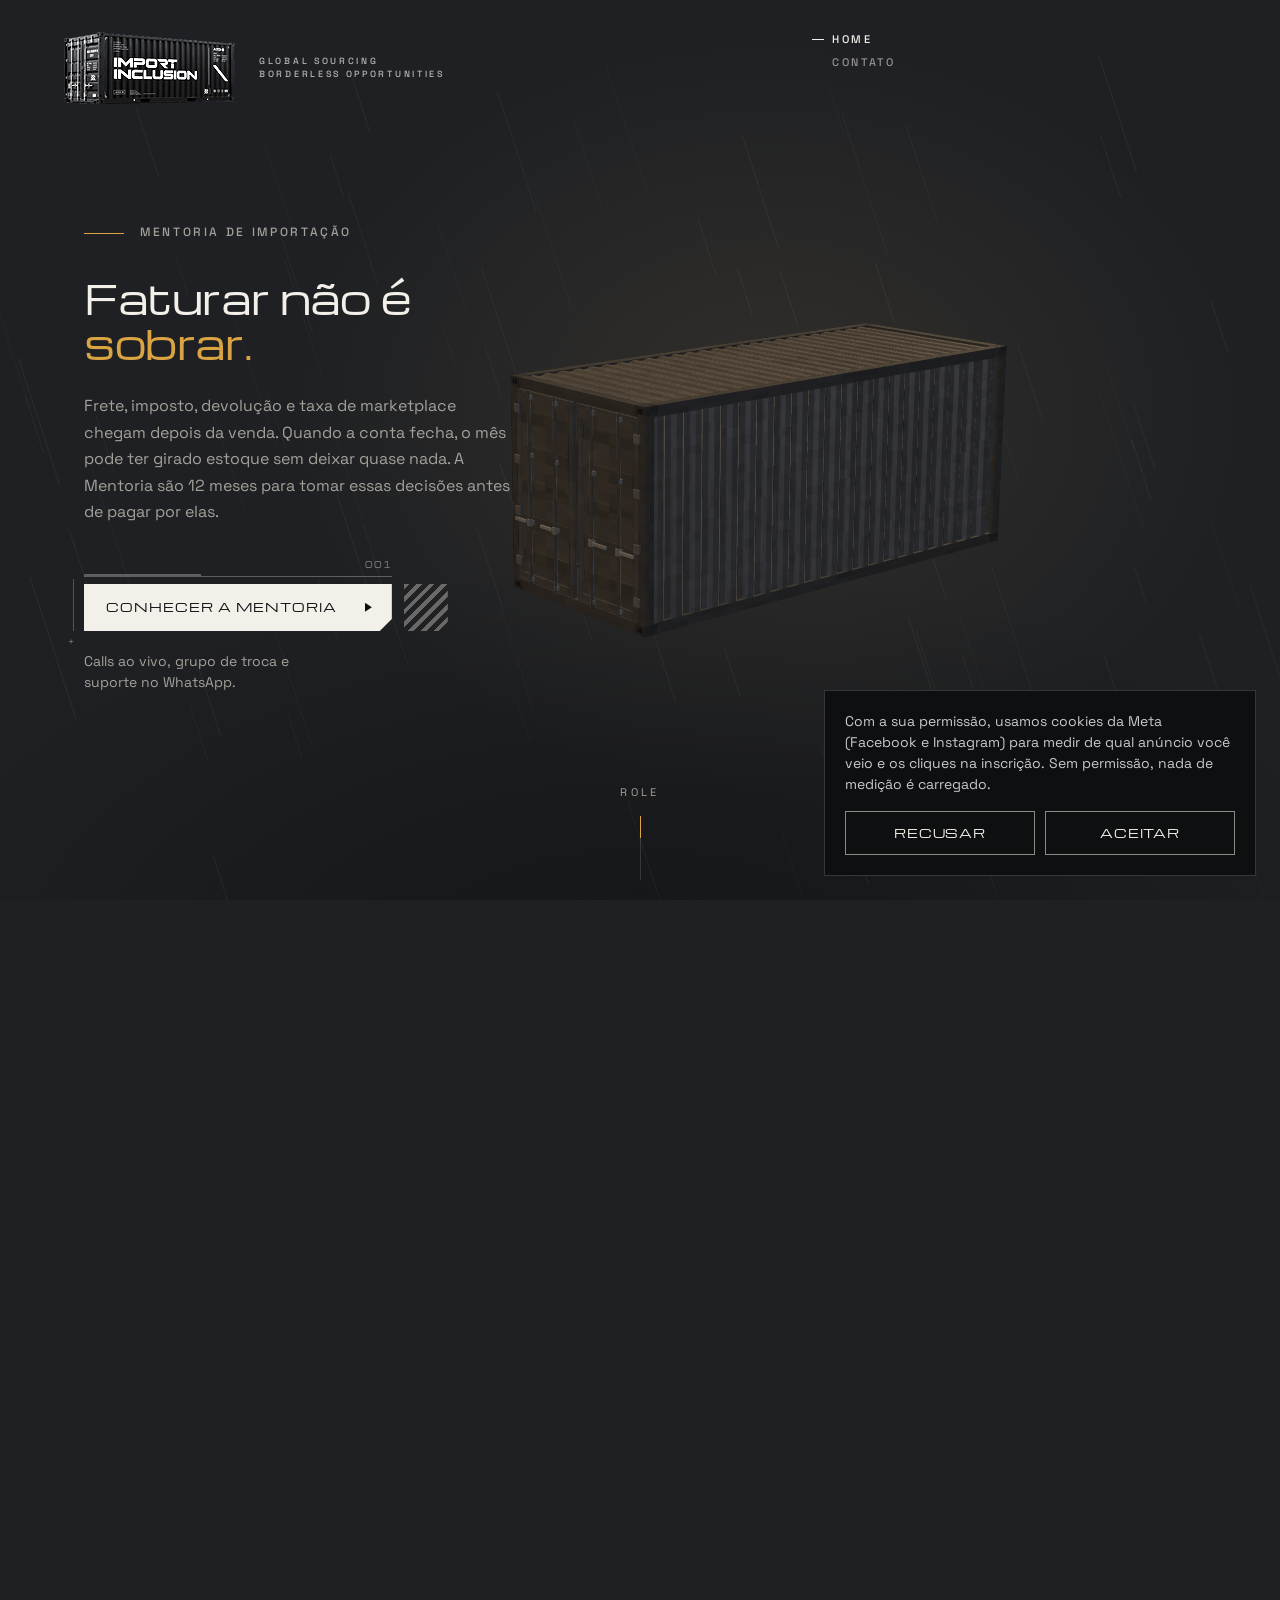
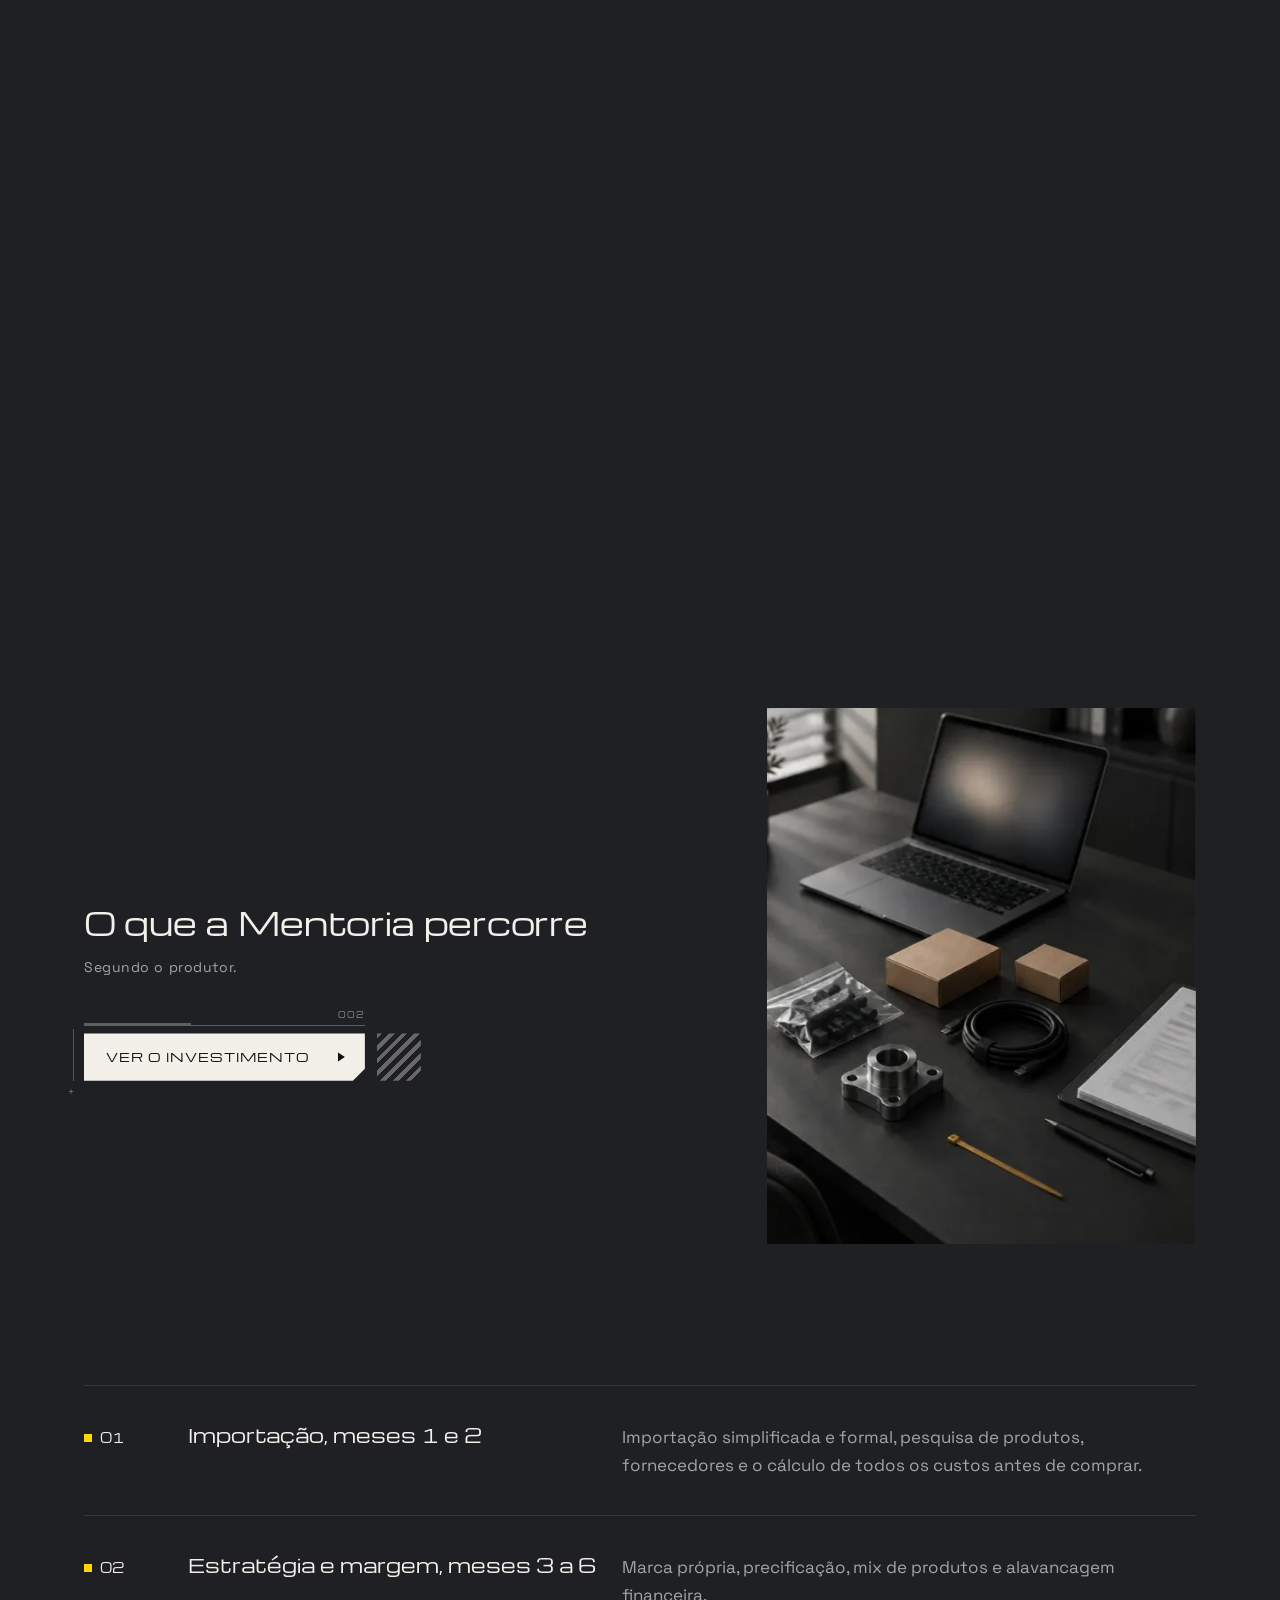
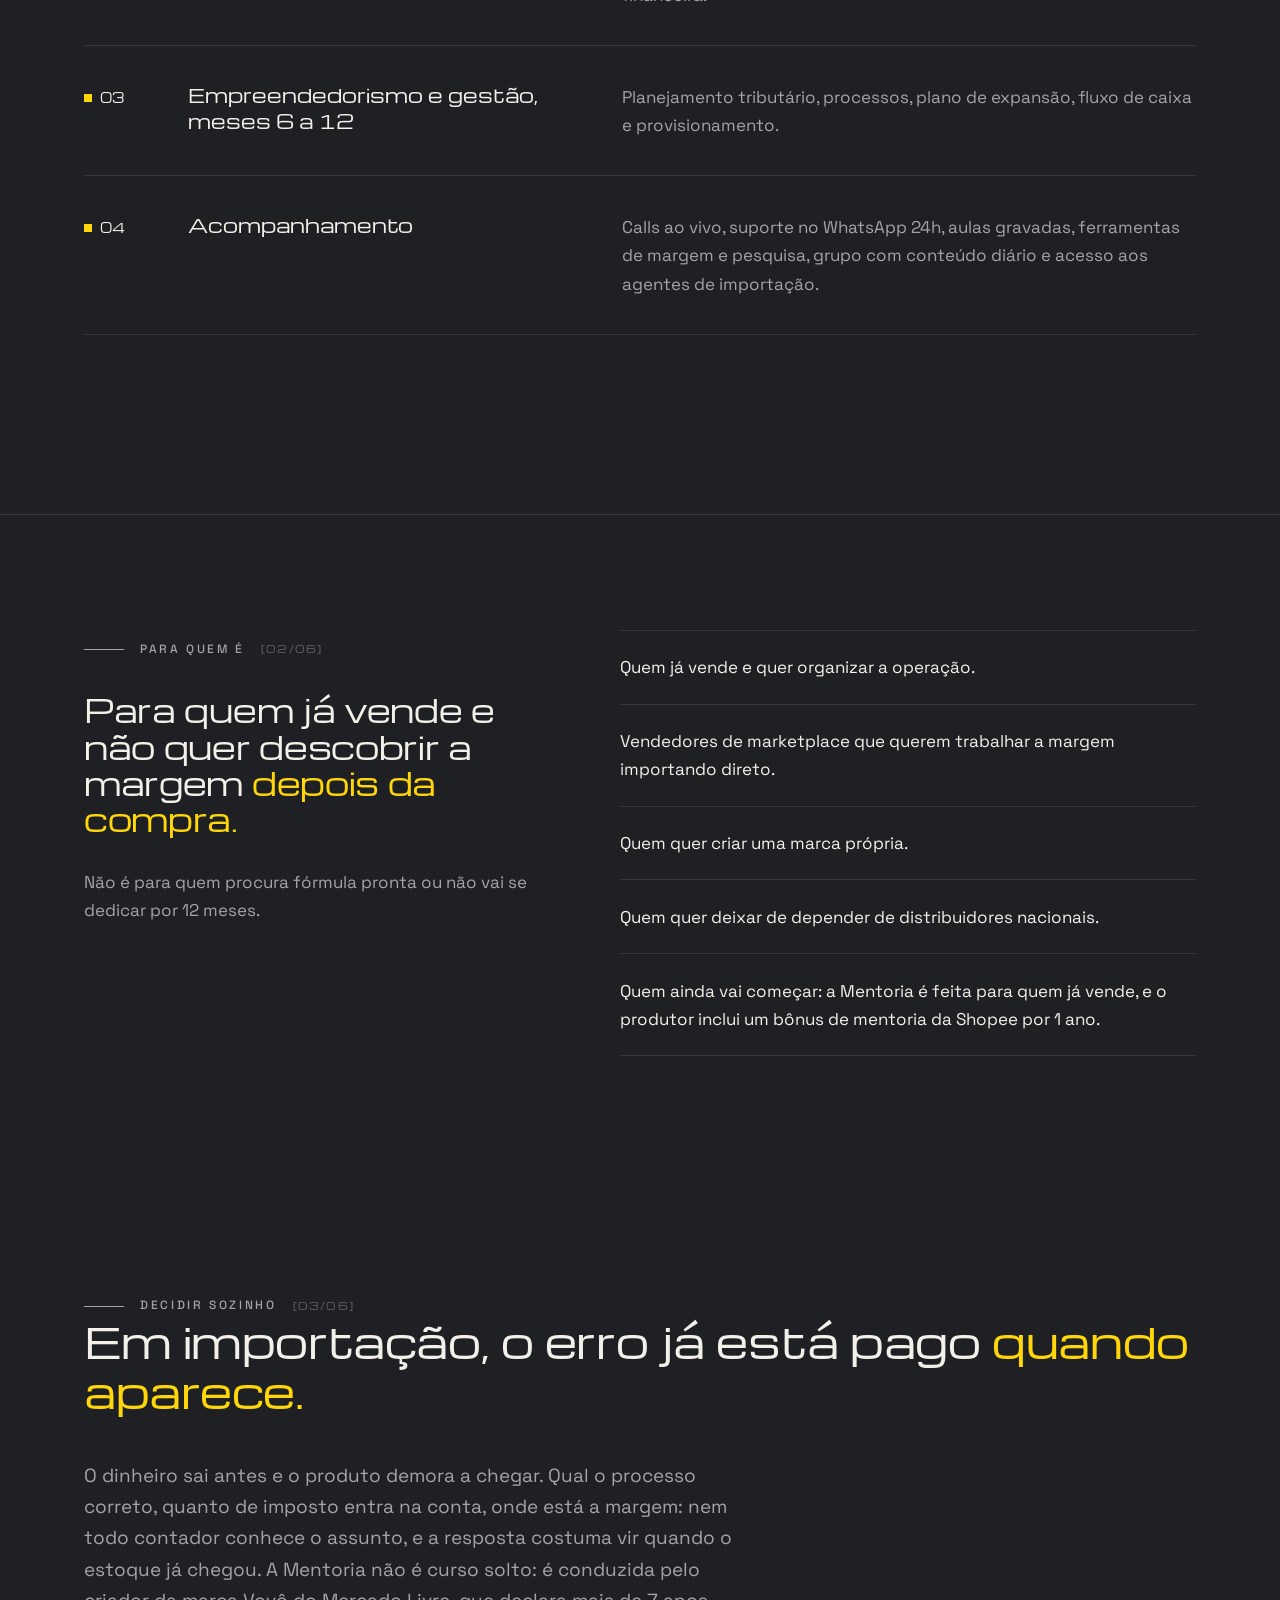
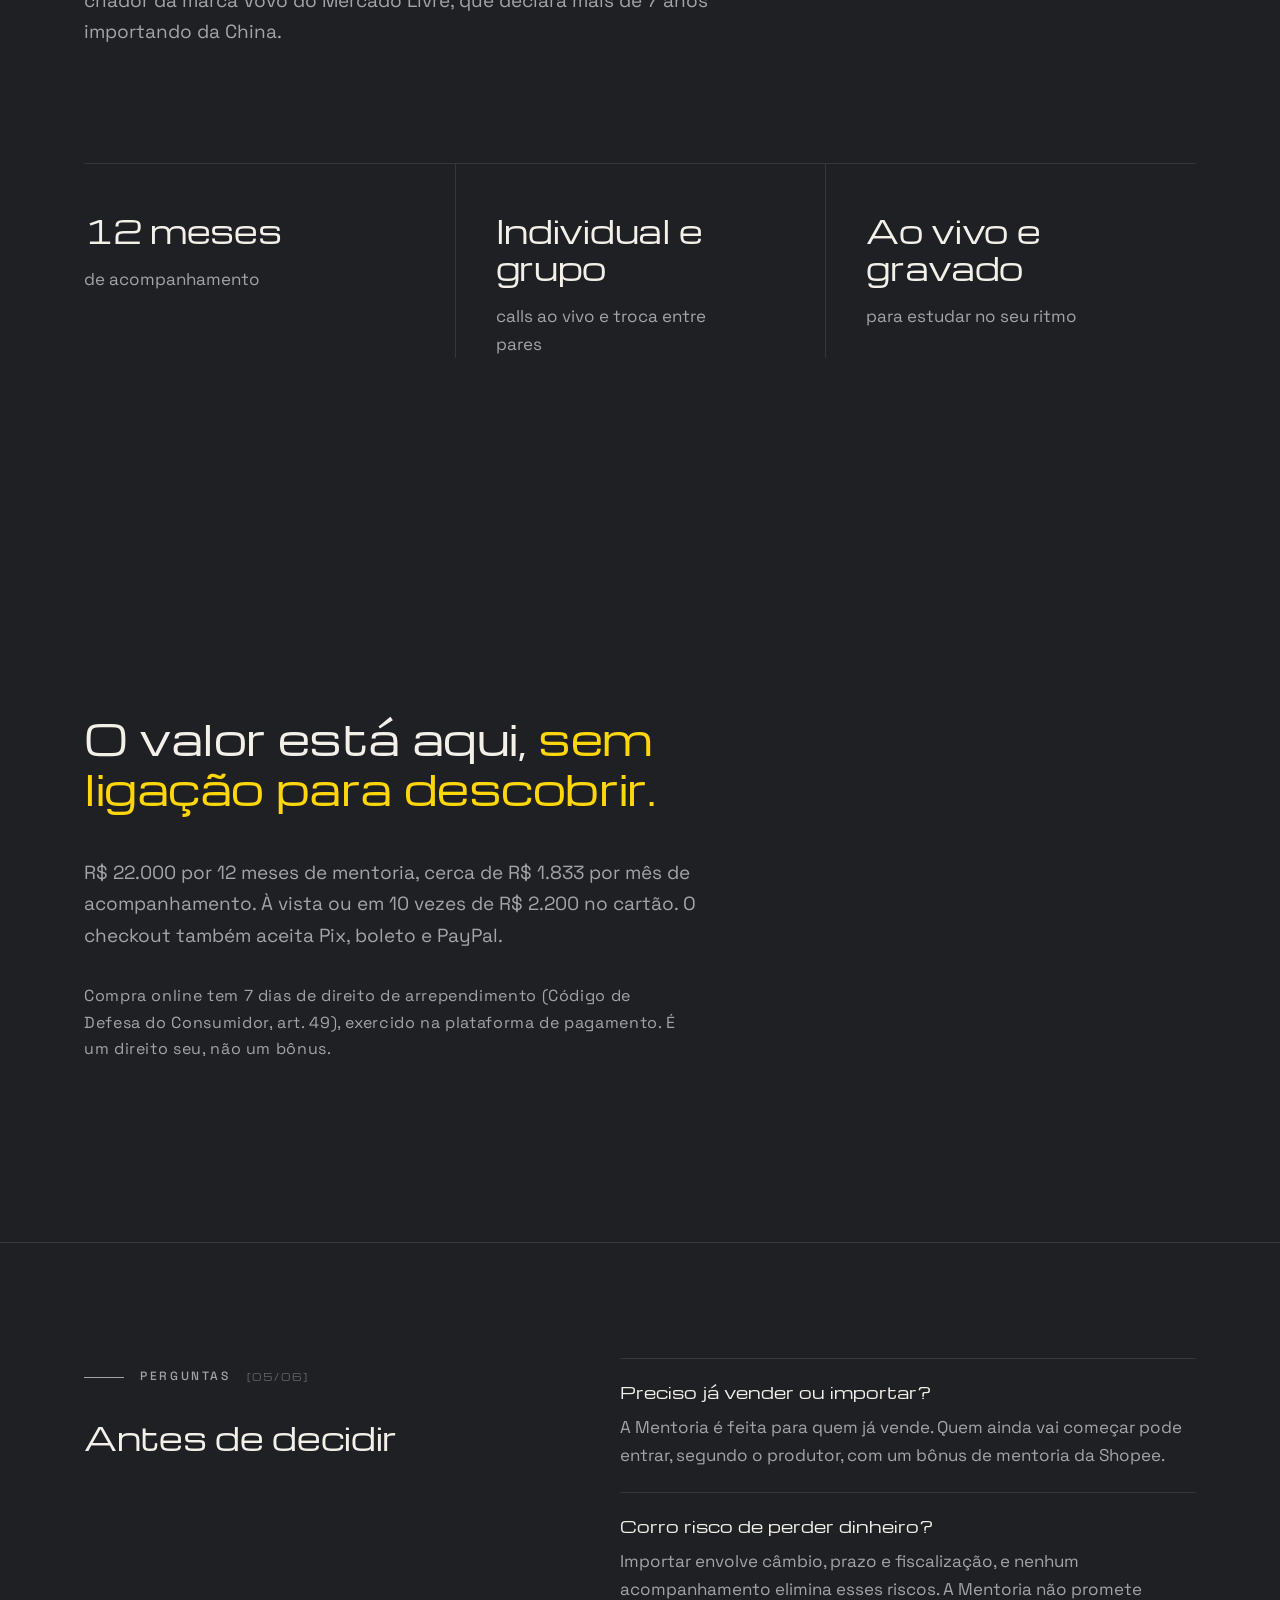
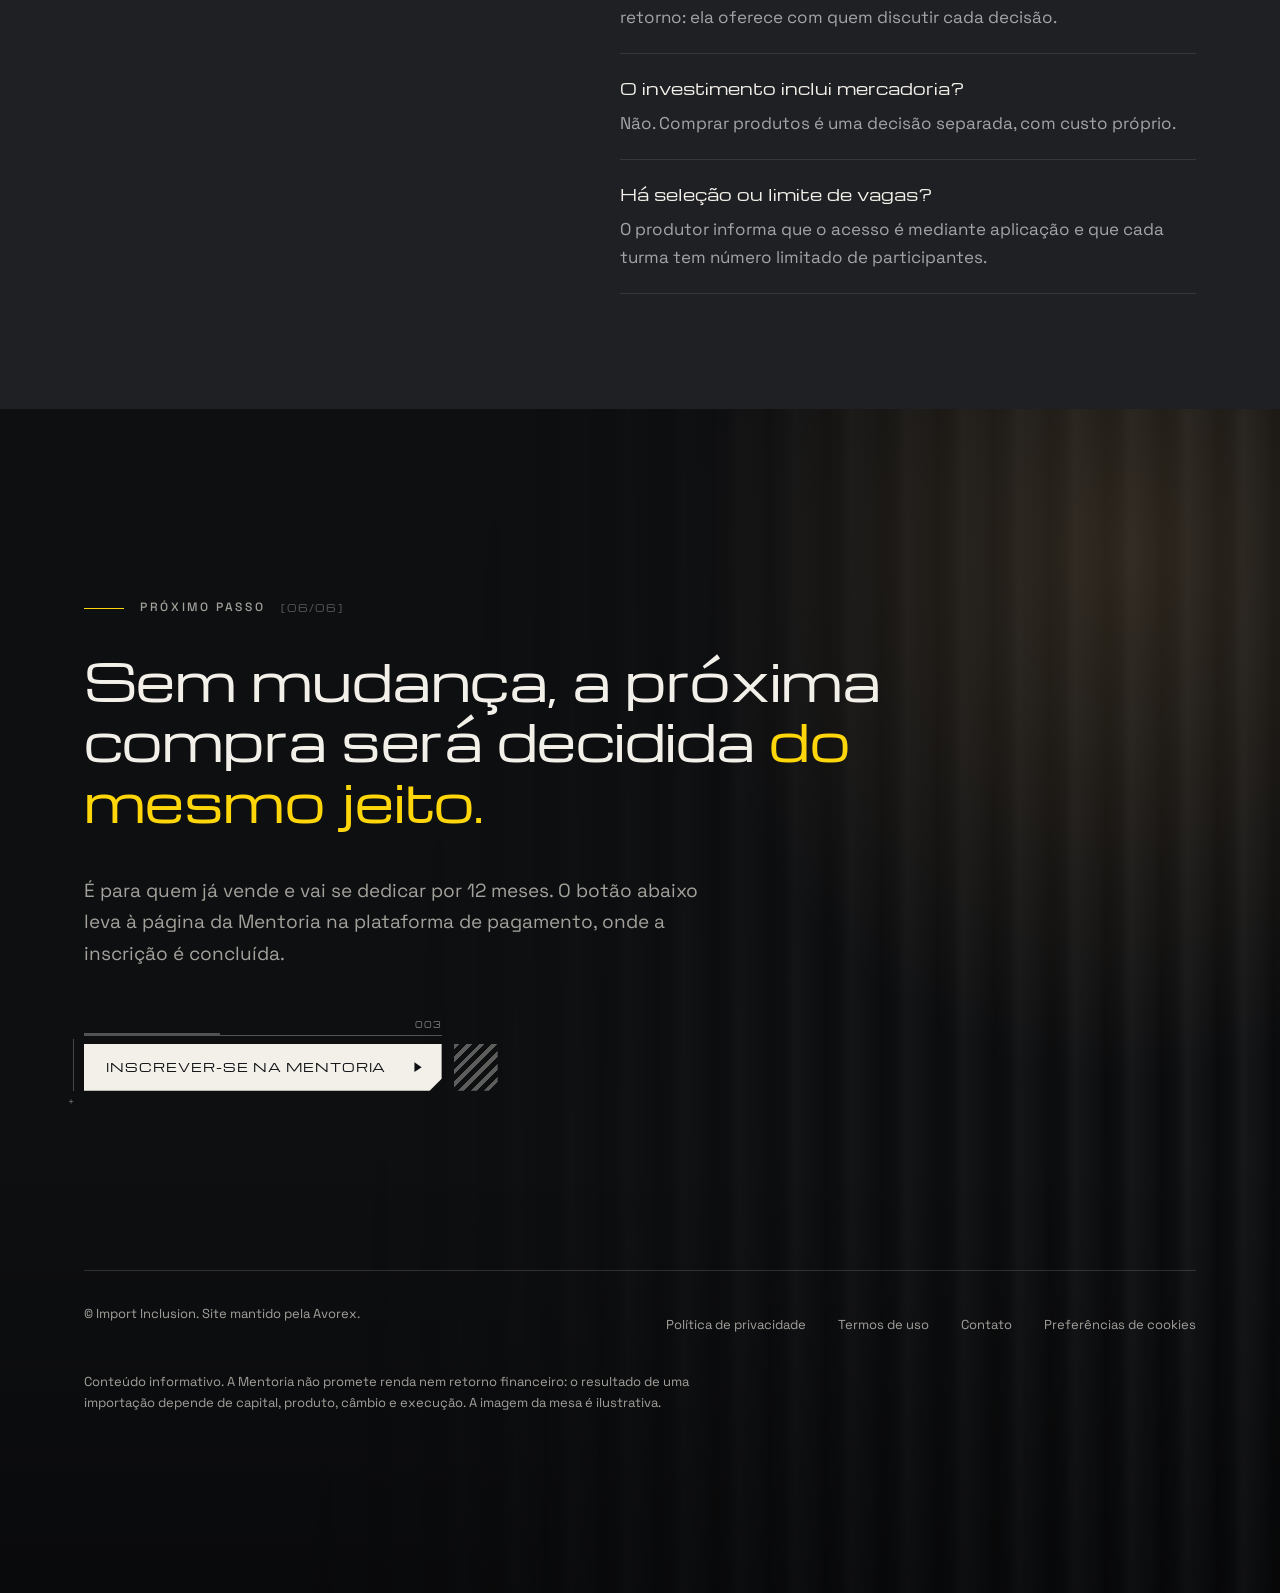
<file: index.html>
<!doctype html>
<html lang="pt-BR">
<head>
  <meta charset="utf-8">
  <meta name="viewport" content="width=device-width, initial-scale=1">
  <title>Mentoria de Importação</title>
  <meta name="description" content="Faturar não é sobrar. Doze meses de acompanhamento para quem vende produtos importados da China.">
  <link rel="preload" href="assets/fontes/michroma-latin.woff2" as="font" type="font/woff2" crossorigin>
  <script>document.documentElement.classList.add('js');</script>
  <style>
    /* Fontes no proprio servidor: nenhuma requisicao a terceiro antes do consentimento.
       Subconjunto latino, licenca SIL OFL em assets/fontes/. */
    @font-face {
      font-family: "Michroma";
      font-style: normal;
      font-weight: 400;
      font-display: swap;
      src: url("assets/fontes/michroma-latin.woff2") format("woff2");
    }
    @font-face {
      font-family: "Space Grotesk";
      font-style: normal;
      font-weight: 300 500;
      font-display: swap;
      src: url("assets/fontes/space-grotesk-latin.woff2") format("woff2");
    }
    /* Tokens: ver DESIGN.md. Neutros de proposito — identidade visual PENDENTE. */
    :root {
      --tinta: #0e0f11;
      --papel: #f3f0ea;
      --texto: #16171a;
      --suave-claro: #6b6a66;
      --suave-escuro: #a3a19b;
      --fio-claro: rgba(0, 0, 0, .12);
      --fio-escuro: rgba(255, 255, 255, .14);
      /* Acento UNICO (2026-10-22): amarelo de sinalizacao, no lugar do latao.
         Referencia: o amarelo unico do Nick Ho (#FED60A, Awwwards SOTD) e as
         listras de seguranca do conteiner. Texto amarelo so sobre fundo escuro;
         no claro ele vira marca-texto atras da palavra (amarelo sobre creme nao le). */
      --acento: #fed60a;

      /* Paleta "Royal Charcoal", no lugar do
         creme. O preto (--tinta) continua no hero e no CTA; o carvao vira o fundo
         das secoes que eram claras, e os grafites viram superficie e linha. */
      --carvao: #1e2023;
      --carvao-2: #1e1f22;
      --grafite: #47484c;
      --grafite-2: #4c4e51;

      /* Tipografia alinhada a logotipo: display geometrica larga + grotesca geometrica */
      --display: "Michroma", "Eurostile", "Arial", sans-serif;
      --sans: "Space Grotesk", system-ui, -apple-system, "Segoe UI", sans-serif;

      --largura: 1240px;
      --gutter: clamp(1.25rem, 5vw, 4rem);
      --respiro: clamp(7.5rem, 14vw, 13rem);

      --curva: cubic-bezier(.22, 1, .36, 1);
      --entrada: 1400ms;
    }

    *, *::before, *::after { box-sizing: border-box; }
    html { -webkit-text-size-adjust: 100%; }
    body {
      margin: 0;
      background: var(--carvao);
      color: var(--papel);
      font-family: var(--sans);
      font-size: 1.0625rem;
      line-height: 1.65;
      -webkit-font-smoothing: antialiased;
    }
    h1, h2, h3, p, ul, ol { margin: 0; }
    ul, ol { padding: 0; list-style: none; }
    a { color: inherit; }

    .container { width: 100%; max-width: var(--largura); margin: 0 auto; padding: 0 var(--gutter); }

    .rotulo {
      font-size: .75rem;
      font-weight: 500;
      letter-spacing: .22em;
      text-transform: uppercase;
      color: var(--suave-claro);
      display: inline-flex;
      align-items: center;
      gap: 1rem;
    }
    .rotulo::before { content: ""; width: 2.5rem; height: 1px; background: currentColor; }
    .escuro .rotulo::before { background: var(--acento); }
    .escuro .rotulo { color: var(--suave-escuro); }

    /* Michroma e larga e tem um peso so (400): titulos menores e entrelinha mais aberta */
    h1, h2 { font-family: var(--display); font-weight: 400; letter-spacing: -.01em; }
    h2 { font-size: clamp(1.6rem, 3.3vw, 3rem); line-height: 1.18; }
    /* Todo fundo agora e escuro (preto ou carvao): o destaque e texto amarelo em
       todas as secoes. O marca-texto, que existia para o creme, saiu. */
    h2 em, h1 em { font-style: normal; color: var(--acento); }

    /* =========================================================
       Componente: Botao HUD (retro-futurista)
       Placa com canto chanfrado + fio superior com codigo + bloco de listras.
       Interacao: o fio enche, um brilho atravessa a placa, a seta avanca e
       as listras correm. Tudo devagar; reduzir-movimento desliga.
       ========================================================= */
    .botao {
      --chanfro: 12px;
      position: relative;
      display: inline-grid;
      grid-template-columns: auto 2.75rem;
      grid-template-rows: auto auto;
      column-gap: .75rem;
      row-gap: .45rem;
      color: inherit;
      text-decoration: none;
      cursor: pointer;
    }
    .claro .botao, .escuro .botao { --placa: var(--papel); --placa-texto: var(--tinta); }

    /* Fio superior: um trecho grosso que enche no hover + codigo a direita */
    .botao-fio { grid-column: 1; grid-row: 1; position: relative; height: 1px; background: currentColor; opacity: .3; align-self: end; transition: opacity 700ms var(--curva); }
    .botao-fio::before {
      content: "";
      position: absolute;
      left: 0; bottom: 0;
      height: 3px;
      width: 38%;
      background: currentColor;
      transition: width 900ms var(--curva);
    }
    .botao-codigo {
      grid-column: 1; grid-row: 1;
      justify-self: end;
      margin-bottom: .45rem;
      font: 400 .5rem/1 var(--display);
      letter-spacing: .12em;
      opacity: .5;
      transition: opacity 700ms var(--curva);
    }

    /* Placa */
    .botao-placa {
      grid-column: 1; grid-row: 2;
      position: relative;
      overflow: hidden;
      display: flex;
      align-items: center;
      gap: 1.75rem;
      padding: 1.1rem 1.25rem 1.1rem 1.4rem;
      background: var(--placa);
      color: var(--placa-texto);
      clip-path: polygon(0 0, 100% 0, 100% calc(100% - var(--chanfro)), calc(100% - var(--chanfro)) 100%, 0 100%);
      font: 400 .75rem/1 var(--display);
      letter-spacing: .08em;
      text-transform: uppercase;
      white-space: nowrap;
      transition: transform 300ms var(--curva);
    }
    /* Brilho que atravessa a placa no hover */
    .botao-placa::after {
      content: "";
      position: absolute;
      inset: 0;
      background: linear-gradient(100deg, transparent 30%, rgba(255, 255, 255, .16) 50%, transparent 70%);
      transform: translateX(-120%);
      transition: transform 1100ms var(--curva);
    }
    .escuro .botao-placa::after { background: linear-gradient(100deg, transparent 30%, rgba(0, 0, 0, .08) 50%, transparent 70%); }
    .botao-seta {
      width: .45rem;
      height: .6rem;
      background: currentColor;
      clip-path: polygon(0 0, 100% 50%, 0 100%);
      transition: transform 700ms var(--curva);
    }

    /* Bloco de listras diagonais, com o mesmo chanfro */
    .botao-listras {
      grid-column: 2; grid-row: 2;
      position: relative;
      overflow: hidden;
      opacity: .35;
      clip-path: polygon(0 0, 100% 0, 100% calc(100% - 8px), calc(100% - 8px) 100%, 0 100%);
      transition: opacity 700ms var(--curva);
    }
    .botao-listras::before {
      content: "";
      position: absolute;
      top: 0; bottom: 0;
      left: -13px; right: 0;
      /* periodo de 9px na diagonal = 12.728px na horizontal: o laco fica sem emenda */
      background: repeating-linear-gradient(135deg, currentColor 0 4px, transparent 4px 9px);
    }

    /* Marcas de mira: fio vertical a esquerda e um "+" no canto */
    .botao::before {
      content: "";
      position: absolute;
      left: -.7rem;
      bottom: 0;
      height: calc(100% - 1.1rem);
      width: 1px;
      background: currentColor;
      opacity: .25;
    }
    .botao::after {
      content: "+";
      position: absolute;
      left: -1rem;
      bottom: -1rem;
      font: 400 .625rem/1 var(--sans);
      opacity: .45;
      transition: transform 900ms var(--curva), opacity 700ms var(--curva);
    }

    /* Estados */
    .botao:hover .botao-fio::before, .botao:focus-visible .botao-fio::before { width: 100%; }
    .botao:hover .botao-fio, .botao:focus-visible .botao-fio,
    .botao:hover .botao-codigo, .botao:focus-visible .botao-codigo { opacity: 1; }
    .botao:hover .botao-placa::after, .botao:focus-visible .botao-placa::after { transform: translateX(120%); }
    .botao:hover .botao-seta, .botao:focus-visible .botao-seta { transform: translateX(.35rem); }
    .botao:hover .botao-listras, .botao:focus-visible .botao-listras { opacity: .8; }
    .botao:hover .botao-listras::before, .botao:focus-visible .botao-listras::before { animation: listras-correm 1.6s linear infinite; }
    .botao:hover::after, .botao:focus-visible::after { transform: rotate(90deg); opacity: .9; }
    .botao:active .botao-placa { transform: translateY(1px); }
    .botao:focus-visible { outline: 1px dashed currentColor; outline-offset: 10px; }
    @keyframes listras-correm { to { transform: translateX(12.728px); } }

    @media (prefers-reduced-motion: reduce) {
      .botao *, .botao::after, .botao *::before, .botao *::after { transition: none !important; animation: none !important; }
    }

    .escuro { background: var(--tinta); color: var(--papel); }
    /* .claro manteve o nome (o JS e o HTML usam), mas desde 2026-10-27 e CARVAO:
       os tokens sao redefinidos aqui dentro, e todas as regras que usam
       --texto / --suave-claro / --fio-claro ficam legiveis sem mexer nelas. */
    .claro {
      --texto: var(--papel);
      --suave-claro: #a3a4a8;
      --fio-claro: rgba(255, 255, 255, .1);
      background: var(--carvao);
      color: var(--papel);
    }

    /* =========================================================
       Componente: Header — Import Inclusion
       Transparente: sem fundo, borda, sombra ou blur. A cor do texto troca
       conforme a secao por baixo (.sobre-claro, via JS) — e nao por
       mix-blend-mode, que inverteria as cores da foto da logo.
       Desktop (>= 64rem): 3 colunas iguais; a direita, 3 subcolunas iguais.
       ========================================================= */
    .header {
      --header-fonte: "Space Grotesk", var(--sans);
      position: fixed;
      inset: 0 0 auto 0;
      z-index: 10;
      display: grid;
      grid-template-columns: repeat(3, minmax(0, 1fr));
      width: 100%;
      padding: 2rem var(--gutter);
      background: transparent;
      color: var(--papel);
      /* A opacidade NAO tem transition: quem a move e o scroll (JS, inline).
         So a troca de cor entre secao clara e escura continua animada. */
      transition: color 600ms var(--curva);
    }
    /* (2026-10-27: com a paleta carvao todo fundo e escuro; o header nao troca mais
       de cor. O JS ainda marca .sobre-claro, mas nenhuma regra usa a classe.) */
    /* Totalmente oculto (opacidade 0): visibility tira os links do Tab e
       pointer-events libera os cliques para o que esta por baixo. */
    .header.oculto { visibility: hidden; pointer-events: none; }
    .header-col { min-width: 0; }

    /* Coluna esquerda: logotipo + slogan, lado a lado */
    .header-left { display: flex; align-items: center; gap: 1.5rem; }
    .header-brand { display: inline-flex; text-decoration: none; color: inherit; flex-shrink: 0; }
    /* Logo: a foto inteira do conteiner, sem fundo. Proporcao original 900x380. */
    .header-logo {
      display: block;
      height: 4.5rem;
      width: auto;
      /* Sobre fundo escuro o conteiner preto sumia no preto da pagina: um leve
         "acender" (como luz batendo nele) devolve a silhueta. No claro, sem filtro. */
      filter: brightness(1.55) contrast(1.08);
      transition: filter 600ms var(--curva);
    }
    .header-slogan {
      margin: 0;
      font-family: var(--header-fonte);
      font-weight: 500;
      font-size: .5625rem;
      line-height: 1.45;
      letter-spacing: .3em;
      text-transform: uppercase;
      white-space: nowrap;
      opacity: .72;
    }

    /* Coluna direita: 3 subcolunas iguais (1 = menu, 2 e 3 = reservadas) */
    .header-right {
      display: grid;
      grid-template-columns: repeat(3, minmax(0, 1fr));
      width: 100%;
    }
    .header-nav ul { list-style: none; margin: 0; padding: 0; display: flex; flex-direction: column; gap: .55rem; }
    .header-nav li { font-size: .6875rem; line-height: 1.3; }
    .header-nav a {
      position: relative;
      display: inline-block;
      font-family: var(--header-fonte);
      font-weight: 500;
      font-size: .6875rem;
      line-height: 1.3;
      letter-spacing: .24em;
      text-transform: uppercase;
      text-decoration: none;
      color: inherit;
      opacity: .55;
      transition: opacity 500ms var(--curva), transform 500ms var(--curva);
    }
    .header-nav a:hover { opacity: 1; transform: translateX(.25rem); }
    /* Pagina ativa: opacidade cheia + fio curto a esquerda */
    .header-nav a[aria-current="page"] { opacity: 1; }
    .header-nav a[aria-current="page"]::before {
      content: "";
      position: absolute;
      left: -1.25rem;
      top: 50%;
      width: .75rem;
      height: 1px;
      background: currentColor;
    }
    .header-nav a:focus-visible,
    .header-brand:focus-visible,
    .header-toggle:focus-visible { outline: 1px solid currentColor; outline-offset: 5px; opacity: 1; }

    .header-toggle {
      display: none;
      font: 500 .6875rem/1 var(--header-fonte);
      letter-spacing: .24em;
      text-transform: uppercase;
      color: inherit;
      background: none;
      border: 0;
      padding: .75rem 0 .75rem .75rem;
      cursor: pointer;
    }

    /* Tablet: a coluna central e as subcolunas vazias saem; marca a esquerda, menu a direita */
    @media (max-width: 63.99rem) {
      .header { grid-template-columns: minmax(0, 1fr) auto; align-items: center; }
      .header-center { display: none; }
      .header-right { display: block; width: auto; }
      .header-slot { display: none; }
    }

    /* Celular: slogan sai, menu vira botao que abre painel em tela cheia */
    @media (max-width: 39.99rem) {
      .header { padding: 1.25rem var(--gutter); }
      .header-slogan { display: none; }
      .header-toggle, .header-left { position: relative; z-index: 2; }
      .header-toggle { display: block; }
      .header-nav {
        position: fixed;
        inset: 0;
        z-index: 1;
        display: flex;
        align-items: center;
        padding: 0 calc(var(--gutter) + 1.5rem);
        background: var(--tinta);
        opacity: 0;
        visibility: hidden;
        transition: opacity 600ms var(--curva), visibility 0s linear 600ms;
      }
      .header-nav ul { gap: 1.75rem; }
      .header-nav li { font-size: 1.125rem; }
      .header-nav a { font-size: 1.125rem; opacity: .7; }
      .header-nav a[aria-current="page"]::before { left: -1.5rem; }
      .header-logo { height: 3.25rem; }
      .header.menu-aberto { color: var(--papel); }
      .header.menu-aberto .header-nav { opacity: 1; visibility: visible; transition: opacity 600ms var(--curva), visibility 0s; }
    }
    /* Sem JS o botao nao funciona: a lista aparece no lugar dele */
    @media (max-width: 39.99rem) {
      html:not(.js) .header-toggle { display: none; }
      html:not(.js) .header-nav { position: static; opacity: 1; visibility: visible; background: none; padding: 0; }
      html:not(.js) .header-nav ul { gap: .55rem; }
      html:not(.js) .header-nav a { font-size: .6875rem; }
    }

    /* ---------- 1. Cena 3D do conteiner (assets/cena-conteiner.js) ----------
       Camadas, de tras para frente: fundo > chuva > textos revelados > pecas 3D > hero.
       Assim os textos surgem por tras das pecas. Sem JS, sem WebGL ou com reducao de
       movimento (.cena--estatica, .cena--sem3d): tudo no fluxo normal, nada escondido. */
    .cena {
      --acento: #d9a441;       /* dourado quente: so nesta cena */
      --suave-claro: #a3a4a8;
      position: relative;
      background: var(--carvao);
      color: var(--papel);
    }
    .cena-palco { position: relative; }
    .cena-fundo, .cena-chuva, .cena-gl { display: none; }
    .cena-imagem { display: block; width: min(92%, 980px); height: auto; margin: 0 auto; }
    .cena-hero { padding: 9rem var(--gutter) 3rem; }
    .cena-hero h1 { font-size: clamp(1.9rem, 3.1vw, 3.2rem); line-height: 1.14; margin: 2rem 0 1.75rem; }
    .cena-revela { padding: 5rem var(--gutter) 6rem; }
    .cena-revela h2 { margin: 1.75rem 0 0; }
    .cena-revela h2 .linha { display: block; }
    .cena-revela .split-corpo { color: var(--suave-escuro); }

    .js .cena:not(.cena--estatica):not(.cena--sem3d) { height: 420vh; }
    .js .cena:not(.cena--estatica):not(.cena--sem3d) .cena-palco {
      position: sticky;
      top: 0;
      height: 100vh;
      height: 100svh;
      overflow: hidden;
    }
    .js .cena:not(.cena--estatica):not(.cena--sem3d) .cena-imagem { display: none; }
    .js .cena:not(.cena--estatica):not(.cena--sem3d) .cena-fundo {
      display: block;
      position: absolute;
      inset: 0;
      background:
        radial-gradient(52% 58% at var(--luz-x, 55%) var(--luz-y, 46%), rgba(150, 122, 84, calc(.17 * var(--luz, 1))), transparent 72%),
        radial-gradient(90% 70% at 50% 110%, rgba(0, 0, 0, .34), transparent 70%),
        var(--carvao);
    }
    .js .cena:not(.cena--estatica):not(.cena--sem3d) .cena-chuva,
    .js .cena:not(.cena--estatica):not(.cena--sem3d) .cena-gl {
      display: block;
      position: absolute;
      inset: 0;
      width: 100%;
      height: 100%;
      pointer-events: none;
    }
    .js .cena:not(.cena--estatica):not(.cena--sem3d) .cena-gl { z-index: 2; }
    .js .cena:not(.cena--estatica):not(.cena--sem3d) .cena-revela {
      position: absolute;
      inset: 0;
      z-index: 1;
      display: flex;
      flex-direction: column;
      align-items: center;
      justify-content: center;
      text-align: center;
      padding: 0 var(--gutter);
    }
    .js .cena:not(.cena--estatica):not(.cena--sem3d) .cena-revela [data-entra] { opacity: 0; }
    .js .cena:not(.cena--estatica):not(.cena--sem3d) .cena-revela .split-corpo { margin-left: auto; margin-right: auto; max-width: 34em; }
    .js .cena:not(.cena--estatica):not(.cena--sem3d) .cena-hero {
      position: absolute;
      top: 0;
      bottom: 0;
      left: max(var(--gutter), calc((100% - var(--largura)) / 2 + var(--gutter)));
      z-index: 3;
      width: min(34vw, 27rem);
      padding: 6rem 0 5rem;
      display: flex;
      flex-direction: column;
      justify-content: center;
    }
    .js .cena:not(.cena--estatica):not(.cena--sem3d) .rolar {
      position: absolute;
      z-index: 3;
      left: 50%;
      bottom: 1.25rem;
      margin: 0;
      transform: translateX(-50%);
    }
    .cena--estatica .cena-gl { display: block; width: 100%; height: 52vh; }
    .cena--estatica .cena-imagem, .cena--estatica .rolar, .cena--sem3d .rolar { display: none; }
    html:not(.js) .rolar { display: none; }
    @media (max-width: 63.99rem), (max-aspect-ratio: 11/10) {
      .js .cena:not(.cena--estatica):not(.cena--sem3d) .cena-hero {
        left: var(--gutter);
        right: var(--gutter);
        width: auto;
        bottom: auto;
        padding: 6.5rem 0 0;
        justify-content: flex-start;
      }
      .js .cena:not(.cena--estatica):not(.cena--sem3d) .rolar { bottom: .5rem; gap: .5rem; }
      .js .cena:not(.cena--estatica):not(.cena--sem3d) .rolar-fio { height: 28px; }
      .js .cena:not(.cena--estatica):not(.cena--sem3d) .hero-acao small { display: none; }
    }
    /* Fora do celular o cabecalho chega a 116px: o texto comeca abaixo dele */
    @media (min-width: 40rem) and (max-width: 63.99rem), (min-width: 40rem) and (max-aspect-ratio: 11/10) {
      .js .cena:not(.cena--estatica):not(.cena--sem3d) .cena-hero { padding-top: 8.5rem; }
    }

    /* "A Mentoria" entra por cima do fim da cena, com os cantos arredondados */
    .painel {
      position: relative;
      z-index: 1;
      --raio-max: clamp(24px, 4vw, 64px);
      margin-top: calc(-1 * var(--raio-max));
      border-radius: var(--raio-max) var(--raio-max) 0 0;
    }
    .painel ~ section { position: relative; z-index: 1; }

    /* Titulo letra por letra (referencia: titulo do mesh3d). O JS quebra o texto em
       <span class="letra">; cada palavra fica inteira numa linha (.palavra nowrap). */
    .cena-hero h1 .palavra { display: inline-block; white-space: nowrap; }
    .cena-hero h1 .letra {
      display: inline-block;
      opacity: 0;
      transform: translate3d(0, .55em, 0) rotateX(-75deg);
      transform-origin: 50% 100%;
      animation: letra-entra 1100ms var(--curva) forwards;
      animation-delay: calc(250ms + var(--n) * 28ms);
    }
    @keyframes letra-entra { to { opacity: 1; transform: none; } }
    @media (prefers-reduced-motion: reduce) {
      .cena-hero h1 .letra { animation: none; opacity: 1; transform: none; }
    }
    .hero-sub { font-size: clamp(1rem, 1.2vw, 1.0625rem); color: var(--suave-escuro); }
    .hero-acao { margin-top: 2.25rem; display: flex; flex-wrap: wrap; align-items: center; gap: 1.25rem 2rem; }
    .hero-acao small { font-size: .875rem; color: var(--suave-escuro); max-width: 26ch; line-height: 1.5; }

    /* Indicador de rolagem: fio fino com um traco que desce devagar */
    .rolar {
      align-self: end;
      justify-self: center;
      margin-bottom: 2.5rem;
      display: flex;
      flex-direction: column;
      align-items: center;
      gap: .9rem;
      color: var(--suave-escuro);
      font-size: .6875rem;
      letter-spacing: .3em;
      text-transform: uppercase;
      text-decoration: none;
      transition: opacity 800ms var(--curva);
    }
    .rolar-fio { position: relative; width: 1px; height: 64px; background: var(--fio-escuro); overflow: hidden; }
    .rolar-fio::after {
      content: "";
      position: absolute;
      left: 0; top: 0;
      width: 1px; height: 22px;
      background: var(--acento);
      animation: descer 2.8s var(--curva) infinite;
    }
    @keyframes descer {
      0%   { transform: translateY(-22px); }
      70%  { transform: translateY(64px); }
      100% { transform: translateY(64px); }
    }
    .rolar.sumiu { opacity: 0; }
    .rolar { min-width: 2.75rem; }
    .header-toggle { min-height: 2.75rem; min-width: 2.75rem; }
    @media (max-width: 63.99rem) { .header-nav a { display: inline-flex; align-items: center; min-height: 2.75rem; } }

    /* ---------- Secoes ---------- */
    .secao { padding: var(--respiro) 0; }

    /* 2. Split */
    .split { display: grid; grid-template-columns: 1fr; gap: clamp(4rem, 8vw, 7rem); }
    .split h2 { margin: 2rem 0 0; }
    .split h2 .linha { display: block; }
    .split-corpo { margin-top: 2.75rem; max-width: 32em; font-size: 1.1875rem; color: var(--suave-claro); }
    .split-midia {
      position: relative;
      aspect-ratio: 4 / 5;
      overflow: hidden;
      background: var(--grafite);
    }
    .split-midia-dentro {
      position: absolute;
      inset: -40px 0;
      will-change: transform;
    }
    .split-midia-dentro img { display: block; width: 100%; height: 100%; object-fit: cover; }

    .pauta { margin-top: clamp(6rem, 11vw, 10rem); }
    .pauta-cabeca { display: flex; justify-content: space-between; align-items: end; gap: 2rem; flex-wrap: wrap; }
    .pauta ol { margin-top: 3.5rem; border-top: 1px solid var(--fio-claro); }
    .pauta li {
      display: grid;
      grid-template-columns: 3.5rem 1fr;
      gap: .5rem 1.5rem;
      padding: 2.25rem 0;
      border-bottom: 1px solid var(--fio-claro);
    }
    .pauta-num { display: inline-flex; align-items: center; gap: .5rem; align-self: start; font-family: var(--display); font-size: .8125rem; color: var(--texto); padding-top: .3rem; }
    .pauta-num::before { content: ""; width: .5rem; height: .5rem; background: var(--acento); }
    .pauta h3 { font-family: var(--display); font-weight: 400; font-size: clamp(1rem, 1.5vw, 1.25rem); line-height: 1.35; letter-spacing: 0; }
    .pauta p { color: var(--suave-claro); max-width: 38em; grid-column: 2; }

    /* 3. Para quem e */
    .publico { padding: clamp(5rem, 9vw, 8rem) 0; border-top: 1px solid var(--fio-claro); }
    .publico h2 { font-size: clamp(1.35rem, 2.4vw, 2.1rem); max-width: 22ch; margin-top: 2rem; }
    .publico ul { margin-top: 3.5rem; display: grid; grid-template-columns: 1fr; }
    .publico li { padding: 1.4rem 0; border-top: 1px solid var(--fio-claro); font-size: 1.0625rem; }
    .publico-fora { margin-top: 2rem; max-width: 30em; color: var(--suave-claro); }
    .investimento h2 { max-width: 18ch; margin-top: 2rem; }
    .investimento .pauta-fonte { max-width: 38em; margin-top: 2rem; font-size: 1rem; }
    .perguntas strong { display: block; font-family: var(--display); font-weight: 400; font-size: 1rem; line-height: 1.4; }
    .perguntas p { margin-top: .6rem; color: var(--suave-claro); max-width: 38em; }

    /* 4. Sobre nos */
    .sobre h2 { max-width: 16ch; margin-top: 2rem; }
    .sobre-corpo { margin-top: 2.75rem; max-width: 36em; font-size: 1.1875rem; color: var(--suave-claro); }
    .numeros { margin-top: clamp(5rem, 9vw, 8rem); display: grid; grid-template-columns: 1fr; border-top: 1px solid var(--fio-claro); }
    .numeros li { padding: 2.5rem 0; border-bottom: 1px solid var(--fio-claro); }
    .numeros strong { display: block; font-family: var(--display); font-weight: 400; font-size: clamp(1.4rem, 2.4vw, 2.1rem); line-height: 1.2; letter-spacing: -.01em; }
    .numeros strong.palavra { font-size: clamp(1.4rem, 2.4vw, 2.1rem); line-height: 1.2; padding-top: 0; }
    .numeros span { display: block; margin-top: 1rem; color: var(--suave-claro); max-width: 22ch; }

    /* Numeracao tecnica das secoes, na linguagem de HUD dos botoes: [01/05] */
    .rotulo[data-indice]::after {
      content: "[" attr(data-indice) "]";
      font-family: var(--display);
      font-size: .625rem;
      letter-spacing: .12em;
      opacity: .5;
    }


    /* 5. CTA + rodape */
    /* Fundo do convite final: a parede corrugada do conteiner, quase invisivel, com a
       mesma luz quente da cena 3D. Liga o fim da pagina ao comeco, sem textura solta.
       So CSS. A chapa aparece a direita e some em direcao ao texto e a base. */
    .cta { text-align: left; position: relative; overflow: hidden; isolation: isolate; }
    .cta::before {
      content: "";
      position: absolute;
      inset: 0;
      z-index: -1;
      background:
        repeating-linear-gradient(90deg,
          rgba(255, 255, 255, 0) 0,
          rgba(255, 255, 255, .045) 10px,
          rgba(255, 255, 255, .012) 30px,
          rgba(0, 0, 0, .28) 42px,
          rgba(255, 255, 255, 0) 56px);
      -webkit-mask-image: linear-gradient(100deg, transparent 34%, rgba(0, 0, 0, .55) 62%, #000 100%);
      mask-image: linear-gradient(100deg, transparent 34%, rgba(0, 0, 0, .55) 62%, #000 100%);
    }
    .cta::after {
      content: "";
      position: absolute;
      inset: 0;
      z-index: -1;
      background:
        radial-gradient(48% 62% at 88% 12%, rgba(176, 138, 88, .20), transparent 72%),
        linear-gradient(180deg, transparent 62%, rgba(0, 0, 0, .35) 100%);
    }
    .cta h2 { font-size: clamp(1.8rem, 4vw, 3.75rem); max-width: 18ch; margin-top: 2rem; }
    .cta-corpo { margin-top: 2.75rem; max-width: 34em; font-size: 1.1875rem; color: var(--suave-escuro); }
    .cta .botao { margin-top: 3.25rem; }
    .pauta-fonte { margin-top: 1rem; font-size: .875rem; color: var(--suave-claro); letter-spacing: .04em; }
    .rodape {
      margin-top: var(--respiro);
      padding-top: 2rem;
      border-top: 1px solid var(--fio-escuro);
      display: flex;
      flex-wrap: wrap;
      justify-content: space-between;
      gap: 1rem 2rem;
      font-size: .8125rem;
      color: var(--suave-escuro);
    }
    .rodape nav { display: flex; flex-wrap: wrap; gap: 1rem 2rem; }
    .rodape a { text-decoration: none; }
    .rodape nav a, .rodape-cookies { display: inline-flex; align-items: center; min-height: 2.75rem; }
    .rodape-aviso { margin-top: 1.5rem; max-width: 52em; font-size: .8125rem; color: var(--suave-escuro); }
    .rodape a:hover { color: var(--papel); }
    .rodape-cookies { padding: 0; border: 0; background: none; color: inherit; font: inherit; cursor: pointer; }
    .rodape-cookies:hover { color: var(--papel); }

    /* Aviso de cookies: criado por assets/cookies.js. Recusar e Aceitar tem o mesmo peso
       visual de proposito: aceitar nao pode ser o caminho facil. Alvo minimo de 44px. */
    .cookies {
      position: fixed;
      right: clamp(.75rem, 2vw, 1.5rem);
      bottom: clamp(.75rem, 2vw, 1.5rem);
      z-index: 20;
      width: min(27rem, calc(100vw - 1.5rem));
      padding: 1.25rem;
      background: var(--tinta);
      border: 1px solid rgba(255, 255, 255, .16);
      color: var(--papel);
      font-size: .875rem;
      line-height: 1.5;
    }
    .cookies-texto { margin: 0; color: #c9c9cb; }
    .cookies-acoes { display: grid; grid-template-columns: 1fr 1fr; gap: .625rem; margin-top: 1rem; }
    .cookies-botao {
      min-height: 44px;
      padding: 0 1rem;
      background: transparent;
      border: 1px solid rgba(243, 240, 234, .55);
      color: var(--papel);
      font: 500 .75rem/1 var(--display);
      letter-spacing: .06em;
      text-transform: uppercase;
      cursor: pointer;
      transition: background-color 250ms ease-out, color 250ms ease-out;
    }
    .cookies-botao:hover, .cookies-botao:focus-visible { background: var(--papel); color: var(--tinta); }
    .cookies-botao:focus-visible, .rodape-cookies:focus-visible { outline: 1px dashed var(--papel); outline-offset: 3px; }

    /* ---------- Telas maiores ---------- */
    @media (min-width: 60rem) {
      .split { grid-template-columns: 1.15fr .85fr; align-items: center; }
      .pauta li { grid-template-columns: 5rem minmax(14rem, 1fr) 1.4fr; align-items: baseline; }
      .pauta p { grid-column: 3; }
      .publico .container { display: grid; grid-template-columns: .9fr 1.1fr; gap: 4rem; }
      .publico ul { margin-top: 0; }
      .publico li:last-child { border-bottom: 1px solid var(--fio-claro); }
      .numeros { grid-template-columns: repeat(3, 1fr); }
      .numeros li { padding: 3rem 2.5rem 0 0; border-bottom: none; }
      .numeros li + li { border-left: 1px solid var(--fio-claro); padding-left: 2.5rem; }
    }

    /* ---------- Movimento: entrada acompanhando a rolagem ----------
       So esconde quando ha JS (classe .js no html): sem JS, tudo aparece. */
    .js .revela {
      opacity: 0;
      transform: translate3d(0, 28px, 0);
      transition: opacity var(--entrada) var(--curva), transform var(--entrada) var(--curva);
      transition-delay: calc(var(--i, 0) * 120ms);
    }
    .js .revela.visivel { opacity: 1; transform: none; }
    .js .fio-revela { transform: scaleX(0); transform-origin: left; transition: transform 1800ms var(--curva); }
    .js .fio-revela.visivel { transform: scaleX(1); }

    @media (prefers-reduced-motion: reduce) {
      .js .revela, .js .fio-revela { opacity: 1; transform: none; transition: none; }
      .rolar-fio::after { animation: none; transform: translateY(21px); }
      .split-midia-dentro { transform: none !important; opacity: 1 !important; }
    }
  </style>
</head>
<body>

  <!-- ===== Componente: Header — Import Inclusion ===== -->
  <header class="header">
    <div class="header-col header-left">
      <a href="#inicio" class="header-brand" aria-label="Import Inclusion, voltar ao início">
        <!-- Versoes ja reduzidas com Lanczos (1x/2x/3x de 72px de altura): o navegador
             nao precisa encolher a foto de 900px, que serrilhava as ranhuras. -->
        <img src="assets/import-inclusion-logo-342w.png"
             srcset="assets/import-inclusion-logo-171w.png 171w, assets/import-inclusion-logo-342w.png 342w, assets/import-inclusion-logo-513w.png 513w"
             sizes="(max-width: 39.99rem) 123px, 171px"
             alt="" class="header-logo" width="171" height="72">
      </a>
      <p class="header-slogan">Global sourcing<br>Borderless opportunities</p>
    </div>

    <div class="header-col header-center" aria-hidden="true"></div>

    <div class="header-col header-right">
      <button class="header-toggle" type="button" aria-expanded="false" aria-controls="header-nav">Menu</button>
      <nav id="header-nav" class="header-nav" aria-label="Navegação principal">
        <ul>
          <li><a href="#inicio" aria-current="page">Home</a></li>
          <li><a href="mailto:contato@avorexpro.com">Contato</a></li>
        </ul>
      </nav>
      <div class="header-slot" data-slot="2"></div>
      <div class="header-slot" data-slot="3"></div>
    </div>
  </header>

  <main>
    <!-- 1. CENA 3D: hero + revelacao de "A Mentoria" (assets/cena-conteiner.js) -->
    <section id="inicio" class="cena escuro">
      <div class="cena-palco">
        <div class="cena-fundo" aria-hidden="true"></div>
        <canvas class="cena-chuva" aria-hidden="true"></canvas>

        <div class="cena-hero">
          <p class="rotulo revela">Mentoria de Importação</p>
          <h1 class="titulo-letras">Faturar não é <em>sobrar.</em></h1>
          <p class="hero-sub revela" style="--i:2">Frete, imposto, devolução e taxa de marketplace chegam depois da venda. Quando a conta fecha, o mês pode ter girado estoque sem deixar quase nada. A Mentoria são 12 meses para tomar essas decisões antes de pagar por elas.</p>
          <div class="hero-acao revela" style="--i:3">
            <a href="#a-mentoria" class="botao">
              <span class="botao-codigo" aria-hidden="true">001</span>
              <span class="botao-fio" aria-hidden="true"></span>
              <span class="botao-placa">Conhecer a Mentoria <span class="botao-seta" aria-hidden="true"></span></span>
              <span class="botao-listras" aria-hidden="true"></span>
            </a>
            <small>Calls ao vivo, grupo de troca e suporte no WhatsApp.</small>
          </div>
        </div>
        <canvas class="cena-gl" aria-hidden="true"></canvas>
        <img class="cena-imagem" src="assets/conteiner-estatico.webp" alt="" width="1344" height="752" loading="lazy">

        <!-- Fica ATRAS das pecas 3D. data-entra="inicio,fim": trecho do progresso em que surge. -->
        <div class="cena-revela">
          <p class="rotulo" data-indice="01/06" data-entra="0.50,0.64">O problema</p>
          <h2>
            <span class="linha" data-entra="0.54,0.68">O pedido sai.</span>
            <span class="linha" data-entra="0.59,0.73">O frete sobe.</span>
            <span class="linha" data-entra="0.64,0.78"><em>A margem some.</em></span>
          </h2>
          <p class="split-corpo" data-entra="0.80,0.91">Quase nunca de uma vez: um imposto fora da conta, um estoque parado, uma devolução que ninguém previu. O faturamento segue parecendo saudável, e o caixa conta outra história.</p>
        </div>

        <a href="#a-mentoria" class="rolar" aria-label="Rolar para a próxima seção">
          Role
          <span class="rolar-fio" aria-hidden="true"></span>
        </a>
      </div>
    </section>

    <!-- 2. A MENTORIA: o texto de abertura e revelado dentro da cena -->
    <section id="a-mentoria" class="secao claro painel">
      <div class="container">
        <div class="split">
          <div class="pauta-cabeca">
            <div>
              <h2 class="revela" style="font-size:clamp(1.35rem,2.4vw,2.1rem)">O que a Mentoria percorre</h2>
              <p class="pauta-fonte revela" style="--i:1">Segundo o produtor.</p>
            </div>
            <a href="#investimento" class="botao revela" style="--i:1">
              <span class="botao-codigo" aria-hidden="true">002</span>
              <span class="botao-fio" aria-hidden="true"></span>
              <span class="botao-placa">Ver o investimento <span class="botao-seta" aria-hidden="true"></span></span>
              <span class="botao-listras" aria-hidden="true"></span>
            </a>
          </div>
          <figure class="split-midia revela" style="--i:2; margin:0">
            <!-- Imagem ilustrativa, gerada por IA. -->
            <div class="split-midia-dentro" data-parallax="40">
              <img src="assets/mesa/mesa-896.webp"
                   srcset="assets/mesa/mesa-560.webp 560w, assets/mesa/mesa-896.webp 896w"
                   sizes="(min-width: 60rem) 40vw, 90vw"
                   alt="Mesa escura com notebook, amostras de produto em caixas e saco plástico, uma peça metálica e uma prancheta com documentos."
                   width="896" height="1120" loading="lazy">
            </div>
          </figure>
        </div>

        <div class="pauta">
          <ol>
            <!-- Todos os itens: pagina publica do produtor. -->
            <li class="revela">
              <span class="pauta-num">01</span>
              <h3>Importação, meses 1 e 2</h3>
              <p>Importação simplificada e formal, pesquisa de produtos, fornecedores e o cálculo de todos os custos antes de comprar.</p>
            </li>
            <li class="revela">
              <span class="pauta-num">02</span>
              <h3>Estratégia e margem, meses 3 a 6</h3>
              <p>Marca própria, precificação, mix de produtos e alavancagem financeira.</p>
            </li>
            <li class="revela">
              <span class="pauta-num">03</span>
              <h3>Empreendedorismo e gestão, meses 6 a 12</h3>
              <p>Planejamento tributário, processos, plano de expansão, fluxo de caixa e provisionamento.</p>
            </li>
            <li class="revela">
              <span class="pauta-num">04</span>
              <h3>Acompanhamento</h3>
              <p>Calls ao vivo, suporte no WhatsApp 24h, aulas gravadas, ferramentas de margem e pesquisa, grupo com conteúdo diário e acesso aos agentes de importação.</p>
            </li>
          </ol>
        </div>
      </div>
    </section>

    <!-- 3. PARA QUEM E -->
    <section class="publico claro">
      <div class="container">
        <div>
          <p class="rotulo revela" data-indice="02/06">Para quem é</p>
          <h2 class="revela" style="--i:1">Para quem já vende e não quer descobrir a margem <em>depois da compra.</em></h2>
          <p class="publico-fora revela" style="--i:2">Não é para quem procura fórmula pronta ou não vai se dedicar por 12 meses.</p>
        </div>
        <ul>
          <li class="revela">Quem já vende e quer organizar a operação.</li>
          <li class="revela">Vendedores de marketplace que querem trabalhar a margem importando direto.</li>
          <li class="revela">Quem quer criar uma marca própria.</li>
          <li class="revela">Quem quer deixar de depender de distribuidores nacionais.</li>
          <li class="revela">Quem ainda vai começar: a Mentoria é feita para quem já vende, e o produtor inclui um bônus de mentoria da Shopee por 1 ano.</li>
        </ul>
      </div>
    </section>

    <!-- 4. DECIDIR SOZINHO -->
    <section class="secao claro" style="padding-top:clamp(5rem,9vw,8rem)">
      <div class="container">
        <p class="rotulo revela" data-indice="03/06">Decidir sozinho</p>
        <h2 class="revela" style="--i:1">Em importação, o erro já está pago <em>quando aparece.</em></h2>
        <p class="sobre-corpo revela" style="--i:2">O dinheiro sai antes e o produto demora a chegar. Qual o processo correto, quanto de imposto entra na conta, onde está a margem: nem todo contador conhece o assunto, e a resposta costuma vir quando o estoque já chegou. A Mentoria não é curso solto: é conduzida pelo criador da marca Vovô do Mercado Livre, que declara mais de 7 anos importando da China.</p>
        <ul class="numeros">
          <li class="revela"><strong class="palavra">12 meses</strong><span>de acompanhamento</span></li>
          <li class="revela" style="--i:1"><strong class="palavra">Individual e grupo</strong><span>calls ao vivo e troca entre pares</span></li>
          <li class="revela" style="--i:2"><strong class="palavra">Ao vivo e gravado</strong><span>para estudar no seu ritmo</span></li>
        </ul>
      </div>
    </section>

    <!-- 5. INVESTIMENTO -->
    <section id="investimento" class="secao claro investimento" style="padding-top:clamp(5rem,9vw,8rem)">
      <div class="container">
        <p class="rotulo revela" data-indice="04/06">Investimento</p>
        <h2 class="revela" style="--i:1">O valor está aqui, <em>sem ligação para descobrir.</em></h2>
        <p class="sobre-corpo revela" style="--i:2">R$ 22.000 por 12 meses de mentoria, cerca de R$ 1.833 por mês de acompanhamento. À vista ou em 10 vezes de R$ 2.200 no cartão. O checkout também aceita Pix, boleto e PayPal.</p>
        <p class="pauta-fonte revela" style="--i:3">Compra online tem 7 dias de direito de arrependimento (Código de Defesa do Consumidor, art. 49), exercido na plataforma de pagamento. É um direito seu, não um bônus.</p>
      </div>
    </section>

    <!-- 6. PERGUNTAS -->
    <section class="publico claro perguntas">
      <div class="container">
        <div>
          <p class="rotulo revela" data-indice="05/06">Perguntas</p>
          <h2 class="revela" style="--i:1">Antes de decidir</h2>
        </div>
        <ul>
          <li class="revela"><strong>Preciso já vender ou importar?</strong><p>A Mentoria é feita para quem já vende. Quem ainda vai começar pode entrar, segundo o produtor, com um bônus de mentoria da Shopee.</p></li>
          <li class="revela"><strong>Corro risco de perder dinheiro?</strong><p>Importar envolve câmbio, prazo e fiscalização, e nenhum acompanhamento elimina esses riscos. A Mentoria não promete retorno: ela oferece com quem discutir cada decisão.</p></li>
          <li class="revela"><strong>O investimento inclui mercadoria?</strong><p>Não. Comprar produtos é uma decisão separada, com custo próprio.</p></li>
          <li class="revela"><strong>Há seleção ou limite de vagas?</strong><p>O produtor informa que o acesso é mediante aplicação e que cada turma tem número limitado de participantes.</p></li>
        </ul>
      </div>
    </section>
  </main>

  <!-- 7. FOOTER COM CTA -->
  <footer id="conhecer" class="secao escuro cta">
    <div class="container">
      <p class="rotulo revela" data-indice="06/06">Próximo passo</p>
      <h2 class="revela" style="--i:1">Sem mudança, a próxima compra será decidida <em>do mesmo jeito.</em></h2>
      <p class="cta-corpo revela" style="--i:2">É para quem já vende e vai se dedicar por 12 meses. O botão abaixo leva à página da Mentoria na plataforma de pagamento, onde a inscrição é concluída.</p>
      <!-- Link exato: nao acrescentar parametro. -->
      <a href="https://go.hotmart.com/E107880880M" class="botao revela" style="--i:3" rel="sponsored noopener" target="_blank">
        <span class="botao-codigo" aria-hidden="true">003</span>
        <span class="botao-fio" aria-hidden="true"></span>
        <span class="botao-placa">Inscrever-se na Mentoria <span class="botao-seta" aria-hidden="true"></span></span>
        <span class="botao-listras" aria-hidden="true"></span>
      </a>
      <div class="rodape">
        <span>© Import Inclusion. Site mantido pela Avorex.</span>
        <nav aria-label="Links legais">
          <a href="privacidade.html">Política de privacidade</a>
          <a href="termos.html">Termos de uso</a>
          <a href="mailto:contato@avorexpro.com">Contato</a>
        </nav>
      </div>
      <p class="rodape-aviso">Conteúdo informativo. A Mentoria não promete renda nem retorno financeiro: o resultado de uma importação depende de capital, produto, câmbio e execução. A imagem da mesa é ilustrativa.</p>
    </div>
  </footer>

  <script>
    // Hero: titulo letra por letra
    (function () {
      var h1 = document.querySelector('.titulo-letras');
      if (!h1 || window.matchMedia('(prefers-reduced-motion: reduce)').matches) return;
      h1.setAttribute('aria-label', h1.textContent.replace(/\s+/g, ' ').trim());
      var n = 0;
      // Percorre os nos de texto (inclusive dentro do <em>) e troca cada palavra
      // por <span class="palavra"> com uma <span class="letra"> por caractere
      function quebrar(no) {
        Array.prototype.slice.call(no.childNodes).forEach(function (filho) {
          if (filho.nodeType === 1) { quebrar(filho); return; }
          if (filho.nodeType !== 3) return;
          var frag = document.createDocumentFragment();
          filho.textContent.split(/(\s+)/).forEach(function (parte) {
            if (!parte) return;
            if (/^\s+$/.test(parte)) { frag.appendChild(document.createTextNode(' ')); return; }
            var palavra = document.createElement('span');
            palavra.className = 'palavra';
            palavra.setAttribute('aria-hidden', 'true');
            Array.prototype.forEach.call(parte, function (ch) {
              var l = document.createElement('span');
              l.className = 'letra';
              l.style.setProperty('--n', n++);
              l.textContent = ch;
              palavra.appendChild(l);
            });
            frag.appendChild(palavra);
          });
          filho.parentNode.replaceChild(frag, filho);
        });
      }
      quebrar(h1);
    })();

    // Componente Header: menu compacto do celular
    (function () {
      var header = document.querySelector('.header');
      var botao = header.querySelector('.header-toggle');
      var nav = header.querySelector('.header-nav');

      function definir(aberto) {
        header.classList.toggle('menu-aberto', aberto);
        botao.setAttribute('aria-expanded', String(aberto));
        botao.textContent = aberto ? 'Fechar' : 'Menu';
        document.documentElement.style.overflow = aberto ? 'hidden' : '';
      }

      botao.addEventListener('click', function () {
        definir(botao.getAttribute('aria-expanded') !== 'true');
      });
      nav.addEventListener('click', function (e) {
        if (e.target.closest('a')) definir(false);
      });
      document.addEventListener('keydown', function (e) {
        if (e.key === 'Escape' && header.classList.contains('menu-aberto')) { definir(false); botao.focus(); }
      });
      // Cor do texto conforme a secao que esta por baixo do header
      var secoes = document.querySelectorAll('.escuro, .claro');
      var agendado = false;
      function corDoFundo() {
        agendado = false;
        var meio = header.offsetHeight / 2;
        // De tras para frente: o hero fica parado atras das secoes seguintes,
        // entao a ultima secao que cobre o topo e a que esta visivel por cima
        for (var i = secoes.length - 1; i >= 0; i--) {
          var r = secoes[i].getBoundingClientRect();
          if (r.top <= meio && r.bottom > meio) {
            header.classList.toggle('sobre-claro', secoes[i].classList.contains('claro'));
            return;
          }
        }
      }
      // Fade do navbar controlado pela DISTANCIA rolada, sem tempo:
      //   opacidade = clamp(opacidade - deltaScroll / referencia, 0, 1)
      // deltaScroll > 0 descendo, < 0 subindo. Parou: fica onde estava.
      // Inverteu: parte da opacidade atual. Sem tolerancia de direcao.
      // AJUSTE AQUI o percurso completo (invisivel <-> visivel):
      var FADE_NAVBAR = {
        // 2026-10-22: era 'navbar' (5% de 136px = 6.8px, um giro de roda atravessava o
        // fade inteiro). Com 'viewport': ~45px numa tela de 900px, ~40px no celular.
        base: 'viewport', // 'navbar' = altura do proprio navbar; 'viewport' = altura da tela
        fracao: 0.05      // 5% da base
      };
      var ultimoY = Math.max(window.scrollY, 0);
      var opacidade = 1;
      function referencia() {
        var base = FADE_NAVBAR.base === 'viewport' ? window.innerHeight : header.offsetHeight;
        return Math.max(base * FADE_NAVBAR.fracao, 1);
      }
      function travadoVisivel() {
        return header.classList.contains('menu-aberto') || header.matches(':focus-within');
      }
      function aplicar() {
        header.style.opacity = String(Math.round(opacidade * 1000) / 1000);
        header.classList.toggle('oculto', opacidade === 0);
      }
      function direcao() {
        var y = Math.max(window.scrollY, 0);
        var delta = y - ultimoY;
        ultimoY = y;
        if (y <= 0 || travadoVisivel()) opacidade = 1;        // topo, menu aberto ou foco: visivel
        else if (delta !== 0) opacidade = Math.min(Math.max(opacidade - delta / referencia(), 0), 1);
        aplicar();
      }
      // Foco de teclado entrando no navbar (ex.: Shift+Tab vindo de baixo): mostra
      header.addEventListener('focusin', function () { opacidade = 1; aplicar(); });

      window.addEventListener('scroll', function () {
        if (!agendado) {
          agendado = true;
          requestAnimationFrame(function () { corDoFundo(); direcao(); });
        }
      }, { passive: true });
      corDoFundo();

      // Se a tela crescer com o menu aberto, fecha (o painel so existe no celular)
      window.matchMedia('(min-width: 40rem)').addEventListener('change', function (m) {
        if (m.matches) definir(false);
      });
    })();

    (function () {
      var reduzir = window.matchMedia('(prefers-reduced-motion: reduce)').matches;
      var alvos = document.querySelectorAll('.revela, .fio-revela');

      // Entrada das secoes conforme a rolagem
      if (!('IntersectionObserver' in window) || reduzir) {
        alvos.forEach(function (el) { el.classList.add('visivel'); });
      } else {
        var obs = new IntersectionObserver(function (entradas) {
          entradas.forEach(function (e) {
            if (e.isIntersecting) { e.target.classList.add('visivel'); obs.unobserve(e.target); }
          });
        }, { rootMargin: '0px 0px -12% 0px', threshold: 0.12 });
        alvos.forEach(function (el) { obs.observe(el); });
      }

      if (reduzir) return;

      // Imagem do split desliza dentro da moldura
      var midias = document.querySelectorAll('[data-parallax]');
      var pendente = false;

      function atualizar() {
        pendente = false;
        var h = window.innerHeight;

        midias.forEach(function (el) {
          var r = el.parentElement.getBoundingClientRect();
          if (r.bottom < 0 || r.top > h) return;
          var t = (r.top + r.height / 2 - h / 2) / (h / 2 + r.height / 2); // -1..1
          var max = parseFloat(el.dataset.parallax);
          el.style.transform = 'translate3d(0,' + (t * max) + 'px,0)';
        });
      }

      window.addEventListener('scroll', function () {
        if (!pendente) { pendente = true; requestAnimationFrame(atualizar); }
      }, { passive: true });
      window.addEventListener('resize', function () {
        if (!pendente) { pendente = true; requestAnimationFrame(atualizar); }
      });
      atualizar();
    })();
  </script>
  <script src="assets/cookies.js" defer></script>
  <script src="assets/medicao.js" defer></script>
  <script src="assets/cena-conteiner.js" defer onerror="document.querySelector('.cena').classList.add('cena--sem3d')"></script>
</body>
</html>
</file>
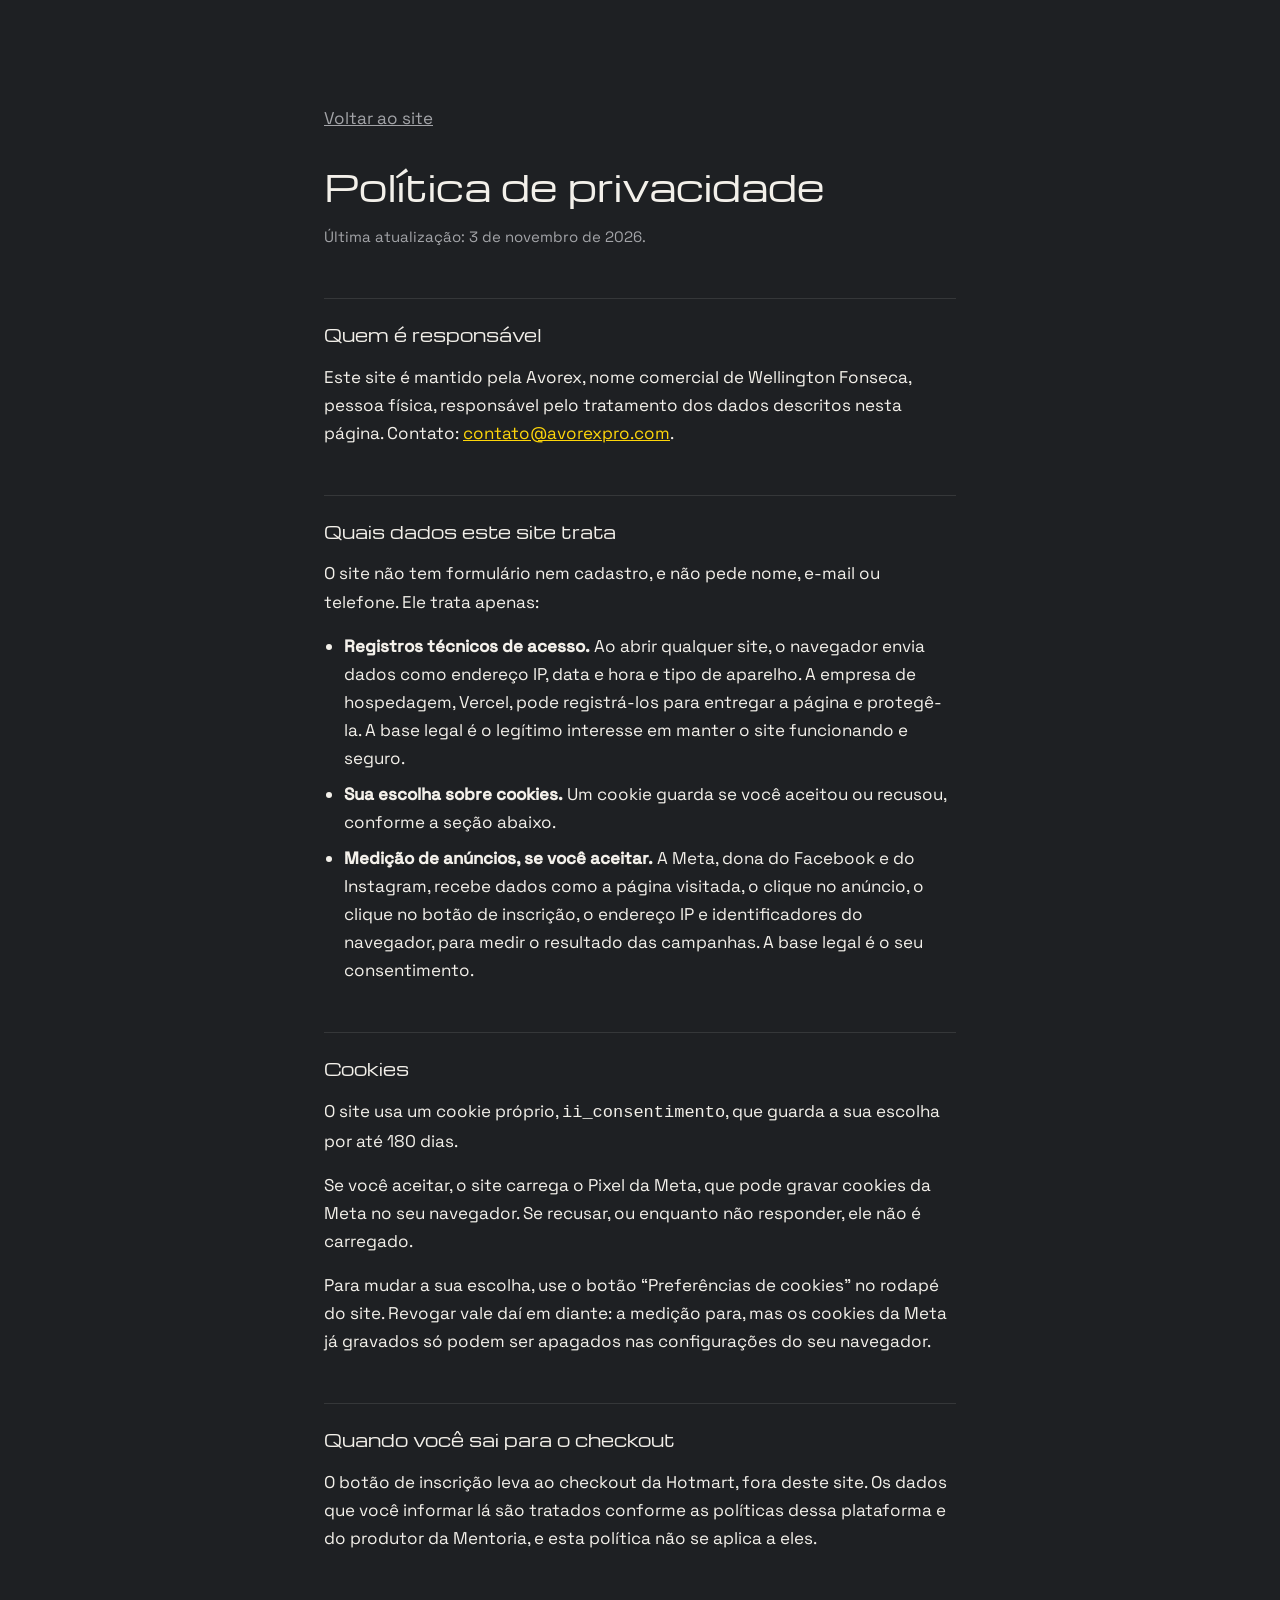
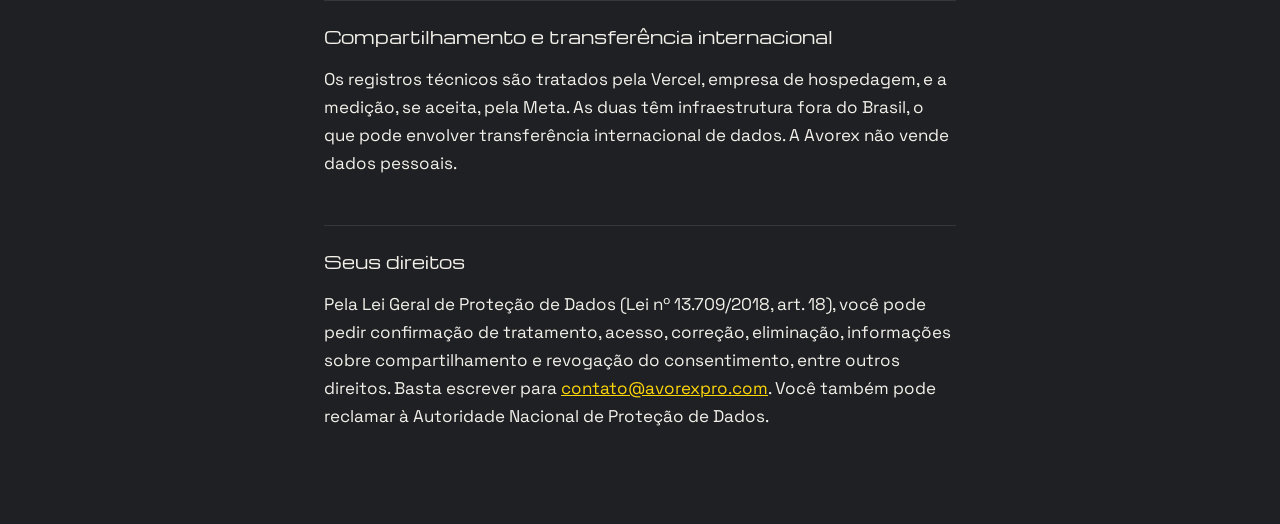
<file: privacidade.html>
<!doctype html>
<html lang="pt-BR">
<head>
  <meta charset="utf-8">
  <meta name="viewport" content="width=device-width, initial-scale=1">
  <title>Política de privacidade | Mentoria de Importação</title>
  <meta name="description" content="Como este site trata dados pessoais e cookies.">
  <link rel="stylesheet" href="assets/legal.css">
</head>
<body>
  <main>
    <a class="voltar" href="index.html">Voltar ao site</a>
    <h1>Política de privacidade</h1>
    <p class="data">Última atualização: 3 de novembro de 2026.</p>

    <h2>Quem é responsável</h2>
    <p>Este site é mantido pela Avorex, nome comercial de Wellington Fonseca, pessoa física, responsável pelo tratamento dos dados descritos nesta página. Contato: <a href="mailto:contato@avorexpro.com">contato@avorexpro.com</a>.</p>

    <h2>Quais dados este site trata</h2>
    <p>O site não tem formulário nem cadastro, e não pede nome, e-mail ou telefone. Ele trata apenas:</p>
    <ul>
      <li><strong>Registros técnicos de acesso.</strong> Ao abrir qualquer site, o navegador envia dados como endereço IP, data e hora e tipo de aparelho. A empresa de hospedagem, Vercel, pode registrá-los para entregar a página e protegê-la. A base legal é o legítimo interesse em manter o site funcionando e seguro.</li>
      <li><strong>Sua escolha sobre cookies.</strong> Um cookie guarda se você aceitou ou recusou, conforme a seção abaixo.</li>
      <li><strong>Medição de anúncios, se você aceitar.</strong> A Meta, dona do Facebook e do Instagram, recebe dados como a página visitada, o clique no anúncio, o clique no botão de inscrição, o endereço IP e identificadores do navegador, para medir o resultado das campanhas. A base legal é o seu consentimento.</li>
    </ul>

    <h2>Cookies</h2>
    <p>O site usa um cookie próprio, <code>ii_consentimento</code>, que guarda a sua escolha por até 180 dias.</p>
    <p>Se você aceitar, o site carrega o Pixel da Meta, que pode gravar cookies da Meta no seu navegador. Se recusar, ou enquanto não responder, ele não é carregado.</p>
    <p>Para mudar a sua escolha, use o botão “Preferências de cookies” no rodapé do site. Revogar vale daí em diante: a medição para, mas os cookies da Meta já gravados só podem ser apagados nas configurações do seu navegador.</p>

    <h2>Quando você sai para o checkout</h2>
    <p>O botão de inscrição leva ao checkout da Hotmart, fora deste site. Os dados que você informar lá são tratados conforme as políticas dessa plataforma e do produtor da Mentoria, e esta política não se aplica a eles.</p>

    <h2>Compartilhamento e transferência internacional</h2>
    <p>Os registros técnicos são tratados pela Vercel, empresa de hospedagem, e a medição, se aceita, pela Meta. As duas têm infraestrutura fora do Brasil, o que pode envolver transferência internacional de dados. A Avorex não vende dados pessoais.</p>

    <h2>Seus direitos</h2>
    <p>Pela Lei Geral de Proteção de Dados (Lei nº 13.709/2018, art. 18), você pode pedir confirmação de tratamento, acesso, correção, eliminação, informações sobre compartilhamento e revogação do consentimento, entre outros direitos. Basta escrever para <a href="mailto:contato@avorexpro.com">contato@avorexpro.com</a>. Você também pode reclamar à Autoridade Nacional de Proteção de Dados.</p>
  </main>
</body>
</html>
</file>
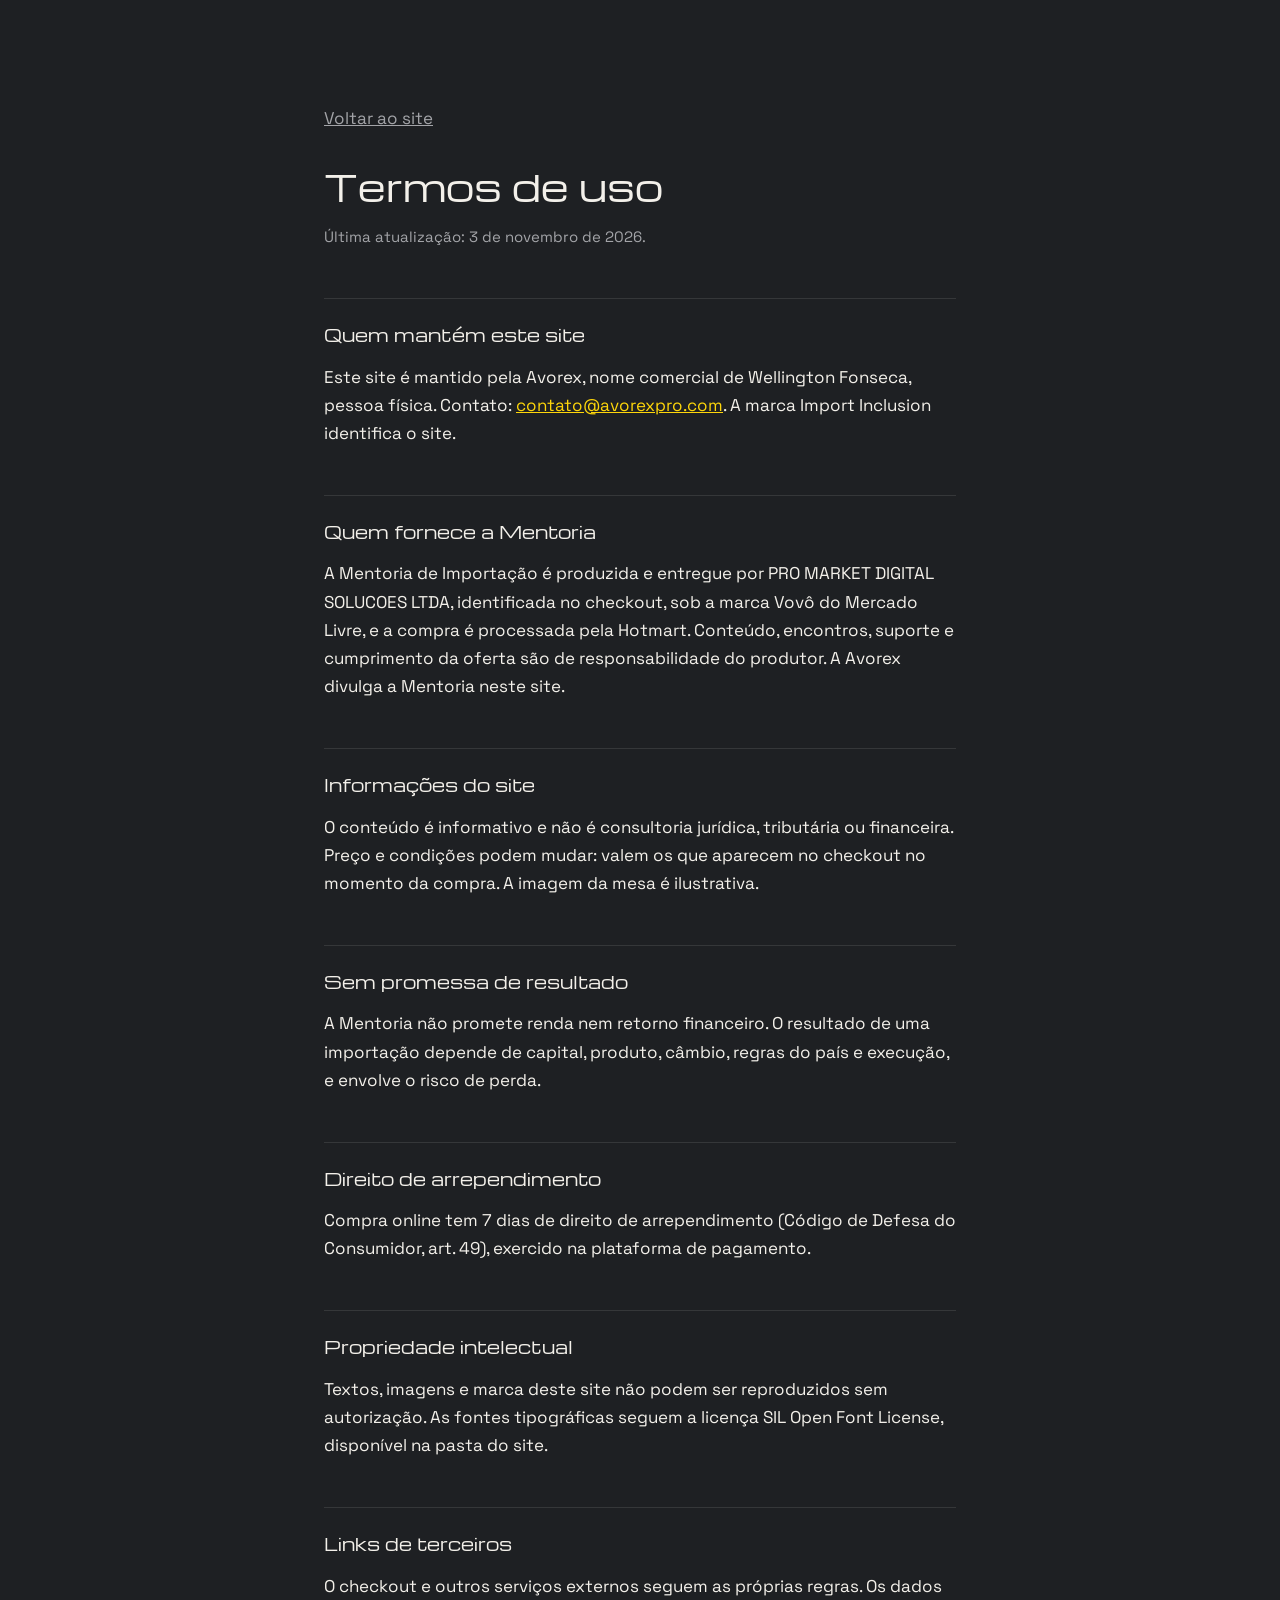
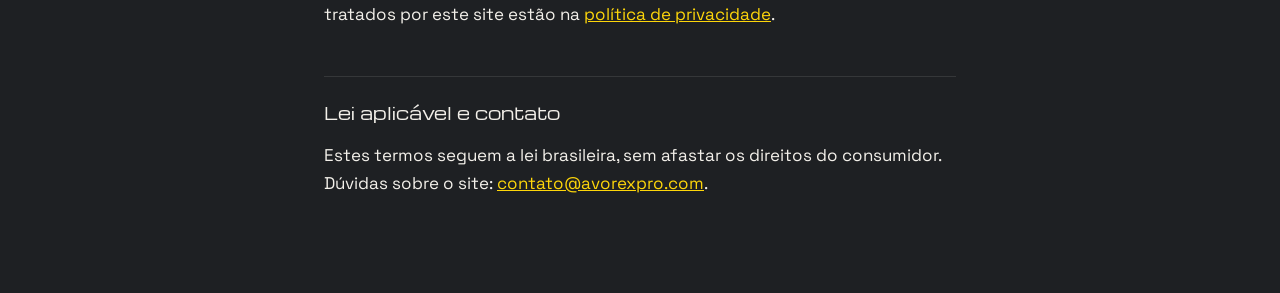
<file: termos.html>
<!doctype html>
<html lang="pt-BR">
<head>
  <meta charset="utf-8">
  <meta name="viewport" content="width=device-width, initial-scale=1">
  <title>Termos de uso | Mentoria de Importação</title>
  <meta name="description" content="Condições de uso deste site.">
  <link rel="stylesheet" href="assets/legal.css">
</head>
<body>
  <main>
    <a class="voltar" href="index.html">Voltar ao site</a>
    <h1>Termos de uso</h1>
    <p class="data">Última atualização: 3 de novembro de 2026.</p>

    <h2>Quem mantém este site</h2>
    <p>Este site é mantido pela Avorex, nome comercial de Wellington Fonseca, pessoa física. Contato: <a href="mailto:contato@avorexpro.com">contato@avorexpro.com</a>. A marca Import Inclusion identifica o site.</p>

    <h2>Quem fornece a Mentoria</h2>
    <p>A Mentoria de Importação é produzida e entregue por PRO MARKET DIGITAL SOLUCOES LTDA, identificada no checkout, sob a marca Vovô do Mercado Livre, e a compra é processada pela Hotmart. Conteúdo, encontros, suporte e cumprimento da oferta são de responsabilidade do produtor. A Avorex divulga a Mentoria neste site.</p>

    <h2>Informações do site</h2>
    <p>O conteúdo é informativo e não é consultoria jurídica, tributária ou financeira. Preço e condições podem mudar: valem os que aparecem no checkout no momento da compra. A imagem da mesa é ilustrativa.</p>

    <h2>Sem promessa de resultado</h2>
    <p>A Mentoria não promete renda nem retorno financeiro. O resultado de uma importação depende de capital, produto, câmbio, regras do país e execução, e envolve o risco de perda.</p>

    <h2>Direito de arrependimento</h2>
    <p>Compra online tem 7 dias de direito de arrependimento (Código de Defesa do Consumidor, art. 49), exercido na plataforma de pagamento.</p>

    <h2>Propriedade intelectual</h2>
    <p>Textos, imagens e marca deste site não podem ser reproduzidos sem autorização. As fontes tipográficas seguem a licença SIL Open Font License, disponível na pasta do site.</p>

    <h2>Links de terceiros</h2>
    <p>O checkout e outros serviços externos seguem as próprias regras. Os dados tratados por este site estão na <a href="privacidade.html">política de privacidade</a>.</p>

    <h2>Lei aplicável e contato</h2>
    <p>Estes termos seguem a lei brasileira, sem afastar os direitos do consumidor. Dúvidas sobre o site: <a href="mailto:contato@avorexpro.com">contato@avorexpro.com</a>.</p>
  </main>
</body>
</html>
</file>
<file: assets/legal.css>
/* Paginas legais: mesmos tokens e fontes da pagina principal. */
@font-face {
  font-family: "Michroma";
  font-style: normal;
  font-weight: 400;
  font-display: swap;
  src: url("fontes/michroma-latin.woff2") format("woff2");
}
@font-face {
  font-family: "Space Grotesk";
  font-style: normal;
  font-weight: 300 500;
  font-display: swap;
  src: url("fontes/space-grotesk-latin.woff2") format("woff2");
}
:root {
  --carvao: #1e2023;
  --papel: #f3f0ea;
  --suave: #a3a4a8;
  --fio: rgba(255, 255, 255, .1);
  --acento: #fed60a;
  --display: "Michroma", "Eurostile", "Arial", sans-serif;
  --sans: "Space Grotesk", system-ui, -apple-system, "Segoe UI", sans-serif;
}
* { box-sizing: border-box; margin: 0; }
body { background: var(--carvao); color: var(--papel); font-family: var(--sans); font-size: 1.0625rem; line-height: 1.65; }
main { max-width: 42rem; margin: 0 auto; padding: clamp(3rem, 8vw, 6rem) 1.25rem; }
.voltar { display: inline-flex; align-items: center; min-height: 2.75rem; color: var(--suave); }
h1 { margin-top: 1.5rem; font-family: var(--display); font-weight: 400; font-size: clamp(1.5rem, 4vw, 2.25rem); line-height: 1.25; }
.data { margin-top: 1rem; color: var(--suave); font-size: .9375rem; }
h2 { margin-top: 3rem; padding-top: 1.5rem; border-top: 1px solid var(--fio); font-family: var(--display); font-weight: 400; font-size: 1.0625rem; line-height: 1.4; }
p, ul { margin-top: 1rem; }
ul { padding-left: 1.25rem; }
li + li { margin-top: .5rem; }
a { color: var(--acento); }
a:focus-visible { outline: 1px dashed var(--papel); outline-offset: 3px; }
</file>
